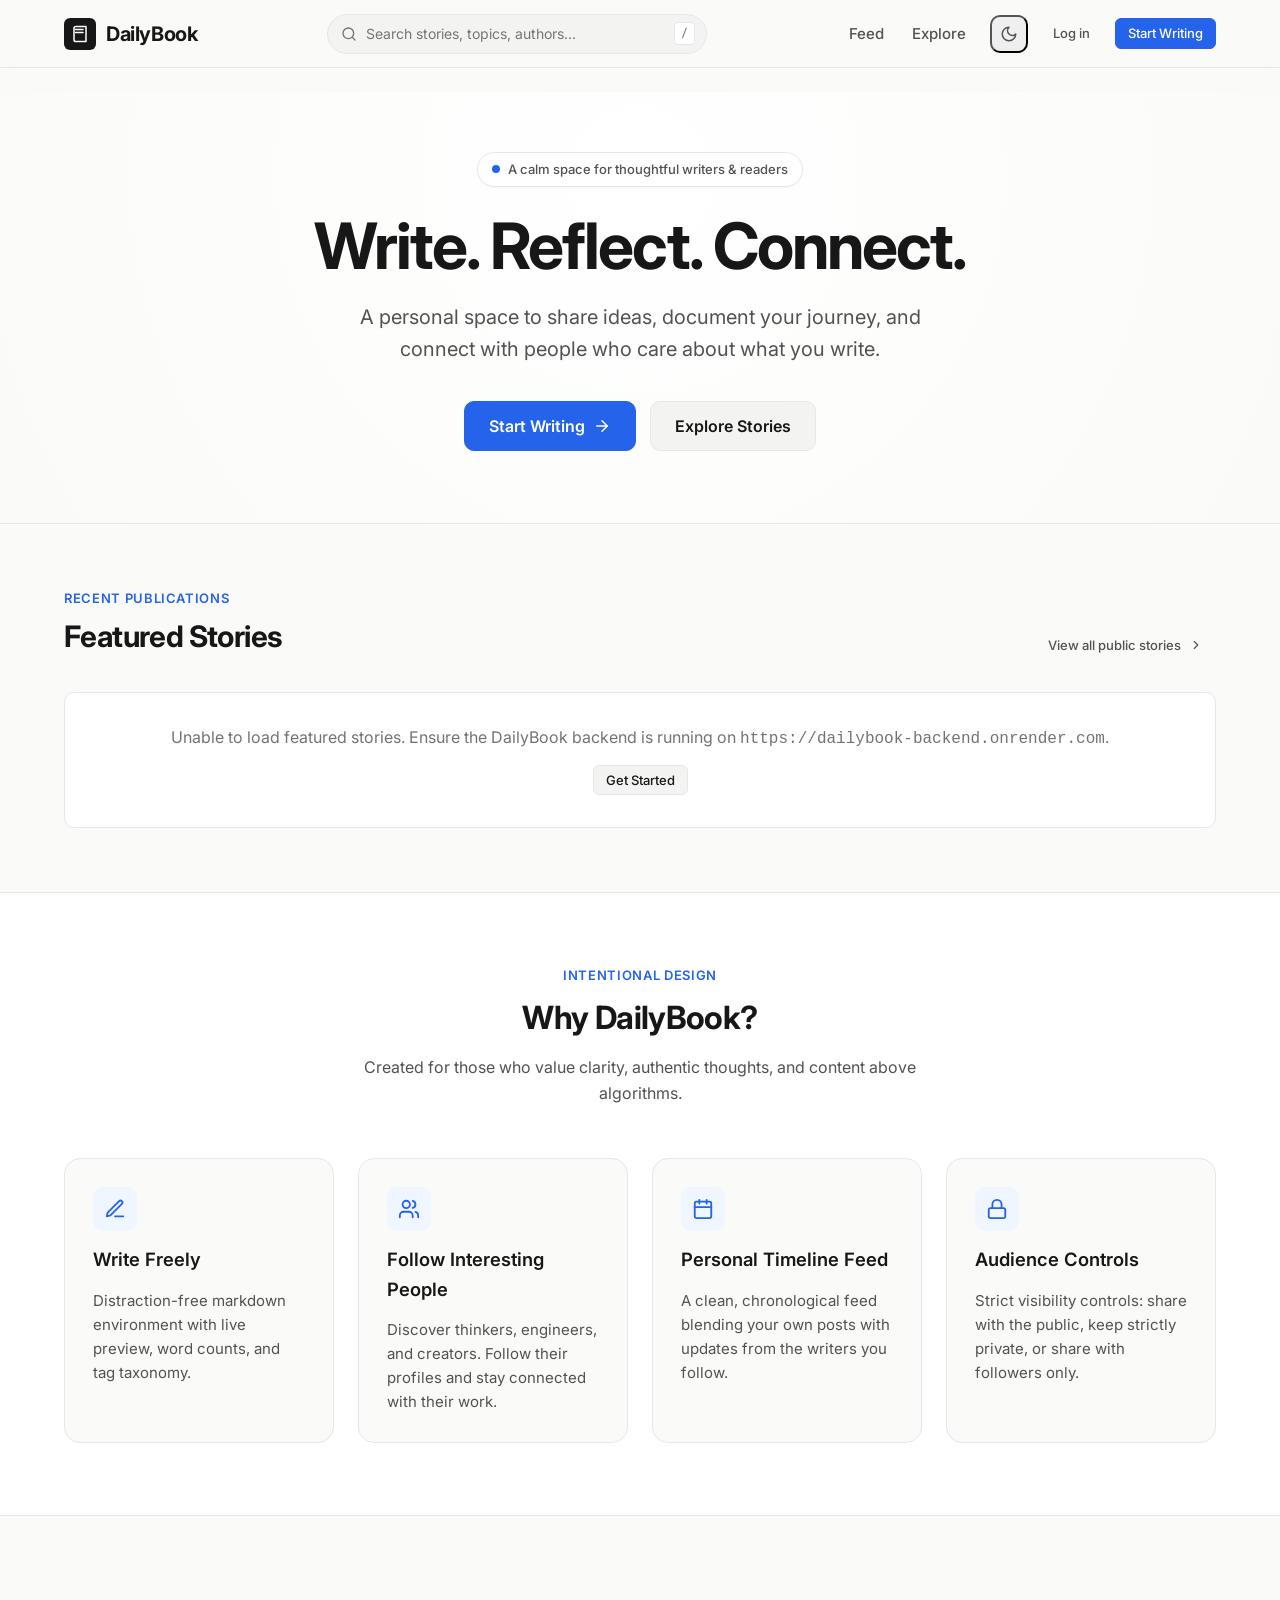
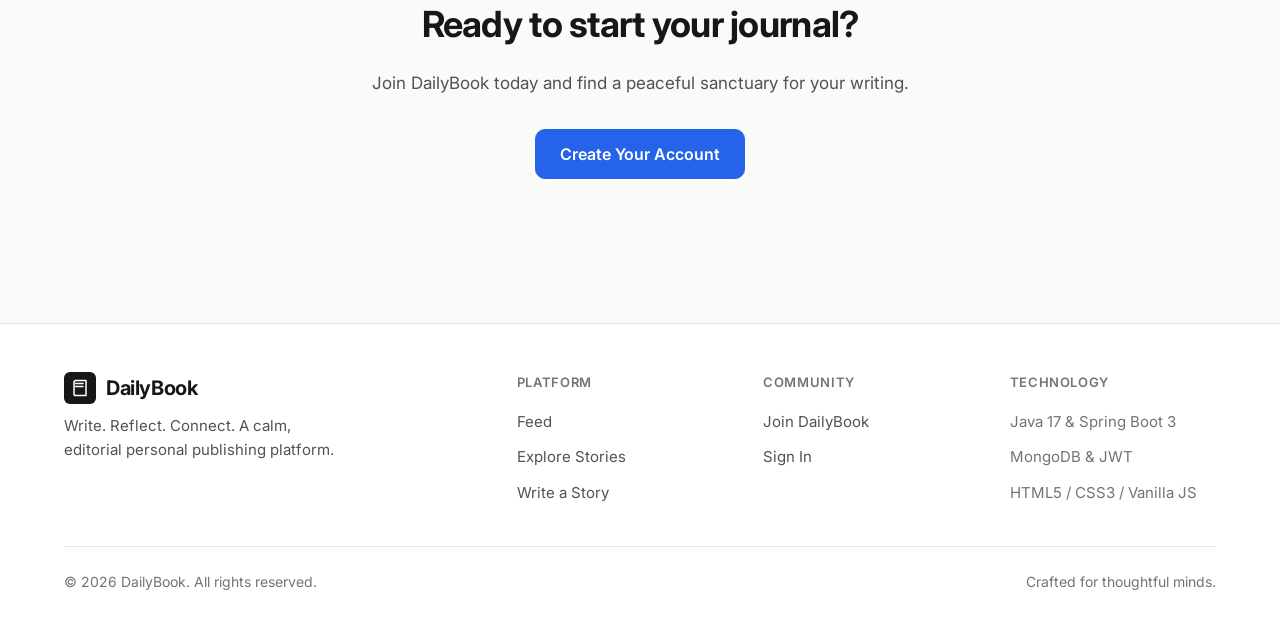
<file: frontend/index.html>
<!DOCTYPE html>
<html lang="en">
<head>
  <meta charset="UTF-8">
  <meta name="viewport" content="width=device-width, initial-scale=1.0">
  <title>DailyBook — Write. Reflect. Connect.</title>
  <meta name="description" content="A calm, modern editorial publishing platform to share ideas, document your journey, and connect with thoughtful readers.">
  <link rel="icon" type="image/svg+xml" href="assets/logo.svg">
  <link rel="stylesheet" href="css/style.css">
  <link rel="stylesheet" href="css/components.css">
  <link rel="stylesheet" href="css/responsive.css">
</head>
<body>
  <div class="site-wrapper">
    <!-- Header / Navigation Bar -->
    <header class="site-header"></header>

    <!-- Main Content -->
    <main class="main-content">
      <!-- Hero Section -->
      <section style="padding: 60px 0 72px; text-align: center; border-bottom: 1px solid var(--border-color); background: radial-gradient(circle at 50% 20%, var(--bg-surface), var(--bg-primary));">
        <div class="container" style="max-width: 820px;">
          <div style="display: inline-flex; align-items: center; gap: 8px; padding: 6px 14px; background: var(--bg-surface); border: 1px solid var(--border-color); border-radius: var(--radius-full); font-size: 0.8125rem; font-weight: 500; color: var(--text-secondary); margin-bottom: 24px; box-shadow: var(--shadow-xs);">
            <span style="display: inline-block; width: 8px; height: 8px; border-radius: 50%; background: var(--accent);"></span>
            <span>A calm space for thoughtful writers & readers</span>
          </div>

          <h1 class="hero-headline" style="font-size: clamp(2.5rem, 5.5vw, 4rem); font-weight: 700; line-height: 1.1; letter-spacing: -0.03em; color: var(--text-primary); margin-bottom: 20px;">
            Write. Reflect. Connect.
          </h1>

          <p style="font-size: clamp(1.0625rem, 2vw, 1.25rem); line-height: 1.6; color: var(--text-secondary); max-width: 640px; margin: 0 auto 36px;">
            A personal space to share ideas, document your journey, and connect with people who care about what you write.
          </p>

          <div class="hero-cta-group" style="display: flex; align-items: center; justify-content: center; gap: 14px;">
            <a href="create-post.html" class="btn btn-primary btn-lg" id="hero-start-btn">
              <span>Start Writing</span>
              <svg width="18" height="18" viewBox="0 0 24 24" fill="none" stroke="currentColor" stroke-width="2" stroke-linecap="round" stroke-linejoin="round"><path d="M5 12h14"/><path d="m12 5 7 7-7 7"/></svg>
            </a>
            <a href="#featured-stories" class="btn btn-secondary btn-lg">
              Explore Stories
            </a>
          </div>
        </div>
      </section>

      <!-- Featured Stories Section -->
      <section id="featured-stories" style="padding: 64px 0;">
        <div class="container">
          <div style="display: flex; align-items: flex-end; justify-content: space-between; margin-bottom: 32px;">
            <div>
              <div style="font-size: 0.8125rem; font-weight: 600; text-transform: uppercase; letter-spacing: 0.05em; color: var(--accent); margin-bottom: 4px;">Recent Publications</div>
              <h2 style="font-size: 1.85rem; font-weight: 700; letter-spacing: -0.02em; color: var(--text-primary);">Featured Stories</h2>
            </div>
            <a href="search.html" class="btn btn-ghost btn-sm">
              <span>View all public stories</span>
              <svg width="14" height="14" viewBox="0 0 24 24" fill="none" stroke="currentColor" stroke-width="2" stroke-linecap="round" stroke-linejoin="round"><path d="m9 18 6-6-6-6"/></svg>
            </a>
          </div>

          <!-- Stories Container (populated via API) -->
          <div id="landing-posts-container" style="display: grid; grid-template-columns: repeat(auto-fill, minmax(340px, 1fr)); gap: 24px;">
            <!-- Skeletons rendered initially -->
          </div>
        </div>
      </section>

      <!-- Why DailyBook? Feature Pillars -->
      <section style="padding: 72px 0; background: var(--bg-surface); border-top: 1px solid var(--border-color); border-bottom: 1px solid var(--border-color);">
        <div class="container">
          <div style="text-align: center; max-width: 600px; margin: 0 auto 52px;">
            <div style="font-size: 0.8125rem; font-weight: 600; text-transform: uppercase; letter-spacing: 0.05em; color: var(--accent); margin-bottom: 6px;">Intentional Design</div>
            <h2 style="font-size: 2rem; font-weight: 700; letter-spacing: -0.02em; color: var(--text-primary); margin-bottom: 12px;">Why DailyBook?</h2>
            <p style="color: var(--text-secondary); font-size: 1rem;">Created for those who value clarity, authentic thoughts, and content above algorithms.</p>
          </div>

          <div class="features-grid" style="display: grid; grid-template-columns: repeat(4, 1fr); gap: 24px;">
            <!-- Feature 1 -->
            <div style="padding: 28px; background: var(--bg-primary); border: 1px solid var(--border-color); border-radius: var(--radius-lg); display: flex; flex-direction: column; gap: 14px;">
              <div style="width: 44px; height: 44px; border-radius: var(--radius-md); background: var(--accent-subtle); color: var(--accent); display: flex; align-items: center; justify-content: center;">
                <svg width="22" height="22" viewBox="0 0 24 24" fill="none" stroke="currentColor" stroke-width="2" stroke-linecap="round" stroke-linejoin="round"><path d="M12 20h9"/><path d="M16.5 3.5a2.12 2.12 0 0 1 3 3L7 19l-4 1 1-4Z"/></svg>
              </div>
              <h3 style="font-size: 1.15rem; font-weight: 600; color: var(--text-primary);">Write Freely</h3>
              <p style="font-size: 0.9375rem; color: var(--text-secondary); line-height: 1.6;">
                Distraction-free markdown environment with live preview, word counts, and tag taxonomy.
              </p>
            </div>

            <!-- Feature 2 -->
            <div style="padding: 28px; background: var(--bg-primary); border: 1px solid var(--border-color); border-radius: var(--radius-lg); display: flex; flex-direction: column; gap: 14px;">
              <div style="width: 44px; height: 44px; border-radius: var(--radius-md); background: var(--accent-subtle); color: var(--accent); display: flex; align-items: center; justify-content: center;">
                <svg width="22" height="22" viewBox="0 0 24 24" fill="none" stroke="currentColor" stroke-width="2" stroke-linecap="round" stroke-linejoin="round"><path d="M16 21v-2a4 4 0 0 0-4-4H6a4 4 0 0 0-4 4v2"/><circle cx="9" cy="7" r="4"/><path d="M22 21v-2a4 4 0 0 0-3-3.87"/><path d="M16 3.13a4 4 0 0 1 0 7.75"/></svg>
              </div>
              <h3 style="font-size: 1.15rem; font-weight: 600; color: var(--text-primary);">Follow Interesting People</h3>
              <p style="font-size: 0.9375rem; color: var(--text-secondary); line-height: 1.6;">
                Discover thinkers, engineers, and creators. Follow their profiles and stay connected with their work.
              </p>
            </div>

            <!-- Feature 3 -->
            <div style="padding: 28px; background: var(--bg-primary); border: 1px solid var(--border-color); border-radius: var(--radius-lg); display: flex; flex-direction: column; gap: 14px;">
              <div style="width: 44px; height: 44px; border-radius: var(--radius-md); background: var(--accent-subtle); color: var(--accent); display: flex; align-items: center; justify-content: center;">
                <svg width="22" height="22" viewBox="0 0 24 24" fill="none" stroke="currentColor" stroke-width="2" stroke-linecap="round" stroke-linejoin="round"><path d="M8 2v4"/><path d="M16 2v4"/><rect width="18" height="18" x="3" y="4" rx="2"/><path d="M3 10h18"/></svg>
              </div>
              <h3 style="font-size: 1.15rem; font-weight: 600; color: var(--text-primary);">Personal Timeline Feed</h3>
              <p style="font-size: 0.9375rem; color: var(--text-secondary); line-height: 1.6;">
                A clean, chronological feed blending your own posts with updates from the writers you follow.
              </p>
            </div>

            <!-- Feature 4 -->
            <div style="padding: 28px; background: var(--bg-primary); border: 1px solid var(--border-color); border-radius: var(--radius-lg); display: flex; flex-direction: column; gap: 14px;">
              <div style="width: 44px; height: 44px; border-radius: var(--radius-md); background: var(--accent-subtle); color: var(--accent); display: flex; align-items: center; justify-content: center;">
                <svg width="22" height="22" viewBox="0 0 24 24" fill="none" stroke="currentColor" stroke-width="2" stroke-linecap="round" stroke-linejoin="round"><rect width="18" height="11" x="3" y="11" rx="2" ry="2"/><path d="M7 11V7a5 5 0 0 1 10 0v4"/></svg>
              </div>
              <h3 style="font-size: 1.15rem; font-weight: 600; color: var(--text-primary);">Audience Controls</h3>
              <p style="font-size: 0.9375rem; color: var(--text-secondary); line-height: 1.6;">
                Strict visibility controls: share with the public, keep strictly private, or share with followers only.
              </p>
            </div>
          </div>
        </div>
      </section>

      <!-- Final Call to Action -->
      <section style="padding: 80px 0; text-align: center;">
        <div class="container" style="max-width: 680px;">
          <h2 style="font-size: 2.25rem; font-weight: 700; letter-spacing: -0.02em; color: var(--text-primary); margin-bottom: 16px;">
            Ready to start your journal?
          </h2>
          <p style="color: var(--text-secondary); font-size: 1.0625rem; line-height: 1.6; margin-bottom: 32px;">
            Join DailyBook today and find a peaceful sanctuary for your writing.
          </p>
          <a href="register.html" class="btn btn-primary btn-lg">
            Create Your Account
          </a>
        </div>
      </section>
    </main>

    <!-- Footer -->
    <footer class="site-footer"></footer>
  </div>

  <script src="js/config.js"></script>
  <script src="js/api.js"></script>
  <script src="js/auth.js"></script>
  <script src="js/app.js"></script>
  <script>
    document.addEventListener('DOMContentLoaded', async () => {
      App.renderHeader('home');
      App.renderFooter();

      // Customize CTA button if user is already logged in
      const heroBtn = document.getElementById('hero-start-btn');
      if (Auth.isAuthenticated() && heroBtn) {
        heroBtn.href = 'create-post.html';
        heroBtn.querySelector('span').textContent = 'Write a Story';
      }

      // Fetch Real Featured Stories
      const container = document.getElementById('landing-posts-container');
      container.innerHTML = App.renderSkeletons(3);

      try {
        const response = await API.getPublicPosts(0, 6);
        const posts = response && response.content ? response.content : [];

        if (posts.length === 0) {
          container.innerHTML = `
            <div style="grid-column: 1 / -1;" class="empty-state">
              <div class="empty-state-icon">
                <svg width="24" height="24" viewBox="0 0 24 24" fill="none" stroke="currentColor" stroke-width="2" stroke-linecap="round" stroke-linejoin="round"><path d="M4 19.5v-15A2.5 2.5 0 0 1 6.5 2H20v20H6.5a2.5 2.5 0 0 1-2.5-2.5Z"/></svg>
              </div>
              <h3 class="empty-state-title">No stories published yet</h3>
              <p class="empty-state-desc">Be the very first writer to share your insights with the community!</p>
              <a href="create-post.html" class="btn btn-primary">Write First Story</a>
            </div>
          `;
          return;
        }

        container.innerHTML = posts.map(post => App.renderPostCard(post)).join('');
      } catch (err) {
        console.error('Failed to fetch public posts for landing page:', err);
        container.innerHTML = `
          <div style="grid-column: 1 / -1; padding: 32px; text-align: center; background: var(--bg-surface); border: 1px solid var(--border-color); border-radius: var(--radius-md);">
            <p style="color: var(--text-muted); margin-bottom: 12px;">Unable to load featured stories. Ensure the DailyBook backend is running on <code>${CONFIG.API_BASE_URL}</code>.</p>
            <a href="register.html" class="btn btn-secondary btn-sm">Get Started</a>
          </div>
        `;
      }
    });
  </script>
</body>
</html>
</file>
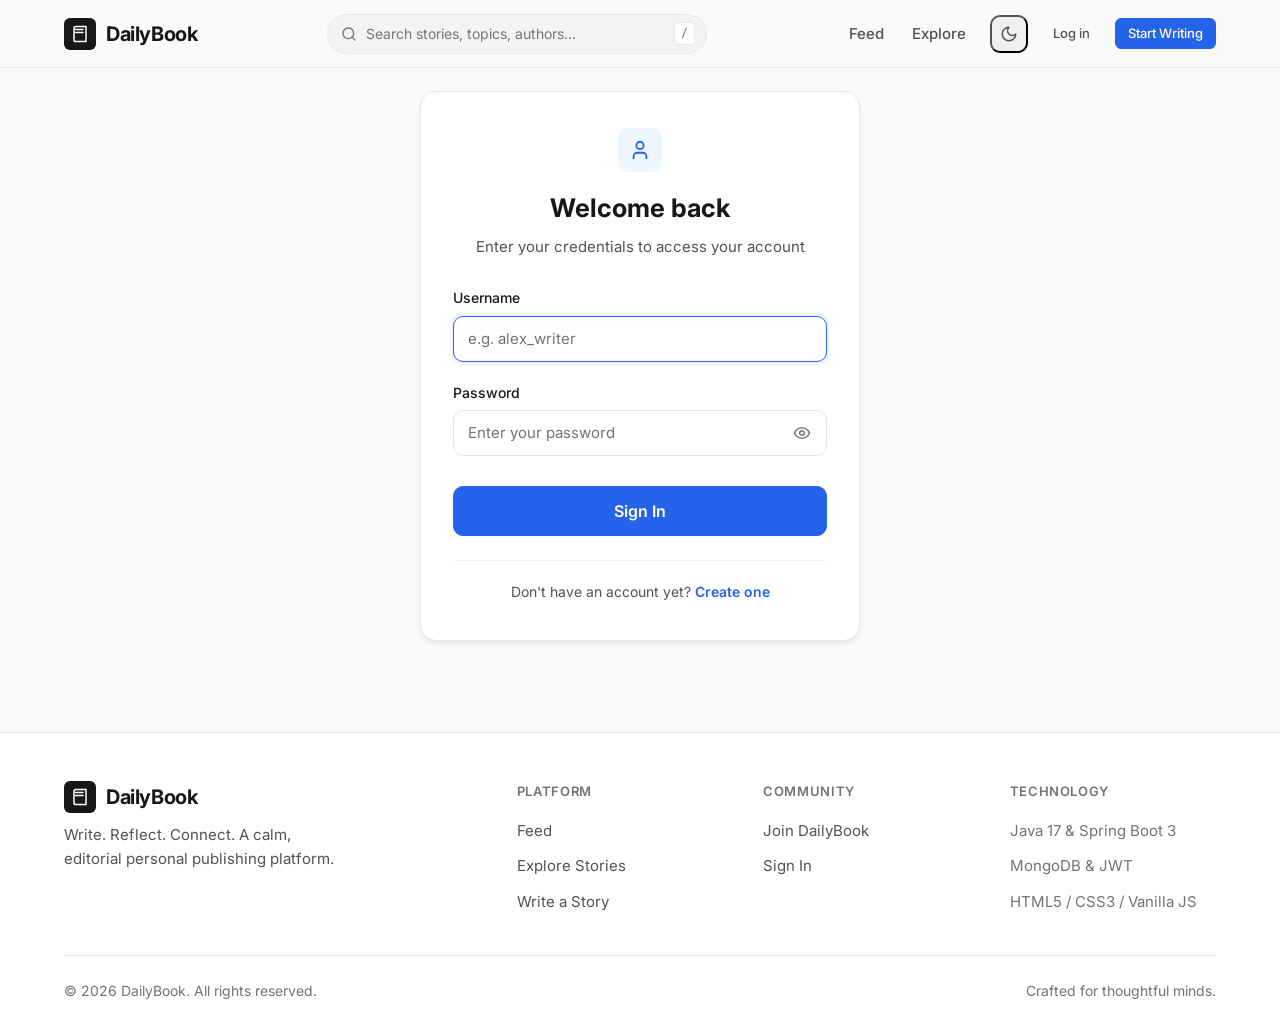
<file: frontend/create-post.html>
<!DOCTYPE html>
<html lang="en">
<head>
  <meta charset="UTF-8">
  <meta name="viewport" content="width=device-width, initial-scale=1.0">
  <title>Write a Story — DailyBook</title>
  <link rel="icon" type="image/svg+xml" href="assets/logo.svg">
  <link rel="stylesheet" href="css/style.css">
  <link rel="stylesheet" href="css/components.css">
  <link rel="stylesheet" href="css/responsive.css">
</head>
<body>
  <div class="site-wrapper">
    <header class="site-header"></header>

    <main class="main-content">
      <div class="container" style="max-width: 860px;">
        
        <!-- Header -->
        <div style="display: flex; align-items: center; justify-content: space-between; margin-bottom: 28px;">
          <div>
            <h1 id="editor-page-title" style="font-size: 1.85rem; font-weight: 700; letter-spacing: -0.02em; color: var(--text-primary); margin-bottom: 4px;">
              Create a new story
            </h1>
            <p style="font-size: 0.9375rem; color: var(--text-secondary);">Write your thoughts, format with markdown, and choose your audience.</p>
          </div>
          <button type="button" class="btn btn-ghost btn-sm" id="editor-cancel-btn">
            Cancel
          </button>
        </div>

        <!-- Form -->
        <form id="editor-form" style="background: var(--bg-surface); border: 1px solid var(--border-color); border-radius: var(--radius-lg); padding: 32px; box-shadow: var(--shadow-sm);">
          
          <!-- Story Title -->
          <div class="form-group">
            <div style="display: flex; justify-content: space-between; align-items: center;">
              <label for="post-title" class="form-label">Story Title</label>
              <span id="title-char-count" class="form-hint">0/100</span>
            </div>
            <input 
              type="text" 
              id="post-title" 
              name="title" 
              class="form-input" 
              placeholder="Give your story a clear, compelling title..." 
              style="font-size: 1.15rem; font-weight: 600; padding: 12px 16px;"
              required 
              minlength="3" 
              maxlength="100" 
              autofocus
            />
          </div>

          <!-- Tags -->
          <div class="form-group">
            <label for="post-tags" class="form-label">Tags</label>
            <input 
              type="text" 
              id="post-tags" 
              name="tags" 
              class="form-input" 
              placeholder="e.g. technology, reflections, architecture (comma separated)"
            />
            <span class="form-hint">Add keywords to help others discover your story in search.</span>
          </div>

          <!-- Visibility Control Selector -->
          <div class="form-group">
            <label class="form-label">Audience Visibility</label>
            <div class="visibility-grid">
              <!-- Public -->
              <div class="visibility-card selected" data-value="PUBLIC">
                <div class="visibility-title">
                  <svg width="18" height="18" viewBox="0 0 24 24" fill="none" stroke="currentColor" stroke-width="2" stroke-linecap="round" stroke-linejoin="round"><circle cx="12" cy="12" r="10"/><line x1="2" y1="12" x2="22" y2="12"/><path d="M12 2a15.3 15.3 0 0 1 4 10 15.3 15.3 0 0 1-4 10 15.3 15.3 0 0 1-4-10 15.3 15.3 0 0 1 4-10z"/></svg>
                  <span>Public</span>
                </div>
                <div class="visibility-desc">Anyone on the web can read this story.</div>
              </div>

              <!-- Followers Only -->
              <div class="visibility-card" data-value="FOLLOWERS_ONLY">
                <div class="visibility-title">
                  <svg width="18" height="18" viewBox="0 0 24 24" fill="none" stroke="currentColor" stroke-width="2" stroke-linecap="round" stroke-linejoin="round"><path d="M16 21v-2a4 4 0 0 0-4-4H6a4 4 0 0 0-4 4v2"/><circle cx="9" cy="7" r="4"/><path d="M22 21v-2a4 4 0 0 0-3-3.87"/><path d="M16 3.13a4 4 0 0 1 0 7.75"/></svg>
                  <span>Followers Only</span>
                </div>
                <div class="visibility-desc">Only you and writers who follow you can read this.</div>
              </div>

              <!-- Private -->
              <div class="visibility-card" data-value="PRIVATE">
                <div class="visibility-title">
                  <svg width="18" height="18" viewBox="0 0 24 24" fill="none" stroke="currentColor" stroke-width="2" stroke-linecap="round" stroke-linejoin="round"><rect width="18" height="11" x="3" y="11" rx="2" ry="2"/><path d="M7 11V7a5 5 0 0 1 10 0v4"/></svg>
                  <span>Private</span>
                </div>
                <div class="visibility-desc">Only you can read this personal journal entry.</div>
              </div>
            </div>
          </div>

          <!-- Content Header Tabs & Toolbar -->
          <div style="margin-top: 28px;">
            <div style="display: flex; align-items: center; justify-content: space-between; border-bottom: 1px solid var(--border-color); padding-bottom: 8px; margin-bottom: 12px;">
              <!-- Tabs -->
              <div style="display: flex; gap: 8px;">
                <button type="button" class="tab-btn active" id="tab-write-btn" style="padding: 6px 12px; font-size: 0.875rem;">Write</button>
                <button type="button" class="tab-btn" id="tab-preview-btn" style="padding: 6px 12px; font-size: 0.875rem;">Preview</button>
              </div>

              <!-- Content Word/Char Metrics -->
              <div style="display: flex; gap: 12px; font-size: 0.8125rem; color: var(--text-muted);">
                <span id="word-count-badge">0 words</span>
                <span>&middot;</span>
                <span id="char-count-badge">0 chars</span>
                <span>&middot;</span>
                <span id="reading-time-badge">1 min read</span>
              </div>
            </div>

            <!-- Toolbar Buttons -->
            <div id="editor-write-toolbar" style="display: flex; align-items: center; flex-wrap: wrap; gap: 4px; padding: 6px 8px; background: var(--bg-secondary); border: 1px solid var(--border-color); border-bottom: none; border-radius: var(--radius-md) var(--radius-md) 0 0;">
              <button type="button" class="btn btn-ghost btn-sm" id="tool-bold" title="Bold" style="padding: 4px 8px; font-weight: 700;">B</button>
              <button type="button" class="btn btn-ghost btn-sm" id="tool-italic" title="Italic" style="padding: 4px 8px; font-style: italic;">I</button>
              <button type="button" class="btn btn-ghost btn-sm" id="tool-heading" title="Heading" style="padding: 4px 8px;">H2</button>
              <button type="button" class="btn btn-ghost btn-sm" id="tool-quote" title="Quote" style="padding: 4px 8px;">&ldquo;</button>
              <button type="button" class="btn btn-ghost btn-sm" id="tool-code" title="Inline code" style="padding: 4px 8px; font-family: var(--font-mono);">&lt;/&gt;</button>
              <button type="button" class="btn btn-ghost btn-sm" id="tool-codeblock" title="Code block" style="padding: 4px 8px; font-family: var(--font-mono);">```</button>
              <button type="button" class="btn btn-ghost btn-sm" id="tool-list" title="Bullet list" style="padding: 4px 8px;">&bull; List</button>
              <button type="button" class="btn btn-ghost btn-sm" id="tool-link" title="Insert link" style="padding: 4px 8px;">Link</button>
            </div>

            <!-- Write Pane -->
            <div id="editor-write-pane">
              <textarea 
                id="post-content" 
                name="content" 
                class="form-textarea" 
                placeholder="Share your thoughts, story, or findings... Markdown formatting is fully supported." 
                style="min-height: 380px; border-radius: 0 0 var(--radius-md) var(--radius-md); font-family: var(--font-sans); font-size: 1rem; line-height: 1.7;"
                required 
                minlength="10"
              ></textarea>
            </div>

            <!-- Preview Pane -->
            <div id="editor-preview-pane" style="display: none; min-height: 380px; padding: 24px; background: var(--bg-surface); border: 1px solid var(--border-color); border-radius: 0 0 var(--radius-md) var(--radius-md);">
              <div id="editor-preview-content" class="article-content" style="max-width: 100%;"></div>
            </div>
          </div>

          <!-- Bottom Actions -->
          <div style="display: flex; align-items: center; justify-content: flex-end; gap: 14px; margin-top: 32px; padding-top: 20px; border-top: 1px solid var(--border-light);">
            <a href="feed.html" class="btn btn-secondary">Discard</a>
            <button type="submit" class="btn btn-primary btn-lg" id="editor-submit-btn">
              <span id="editor-submit-btn-text">Publish Story</span>
            </button>
          </div>
        </form>

      </div>
    </main>

    <footer class="site-footer"></footer>
  </div>

  <script src="js/config.js"></script>
  <script src="js/api.js"></script>
  <script src="js/auth.js"></script>
  <script src="js/app.js"></script>
  <script src="js/create-post.js"></script>
  <script>
    document.addEventListener('DOMContentLoaded', () => {
      App.renderHeader('write');
      App.renderFooter();
      storyEditorController.init();
    });
  </script>
</body>
</html>
</file>
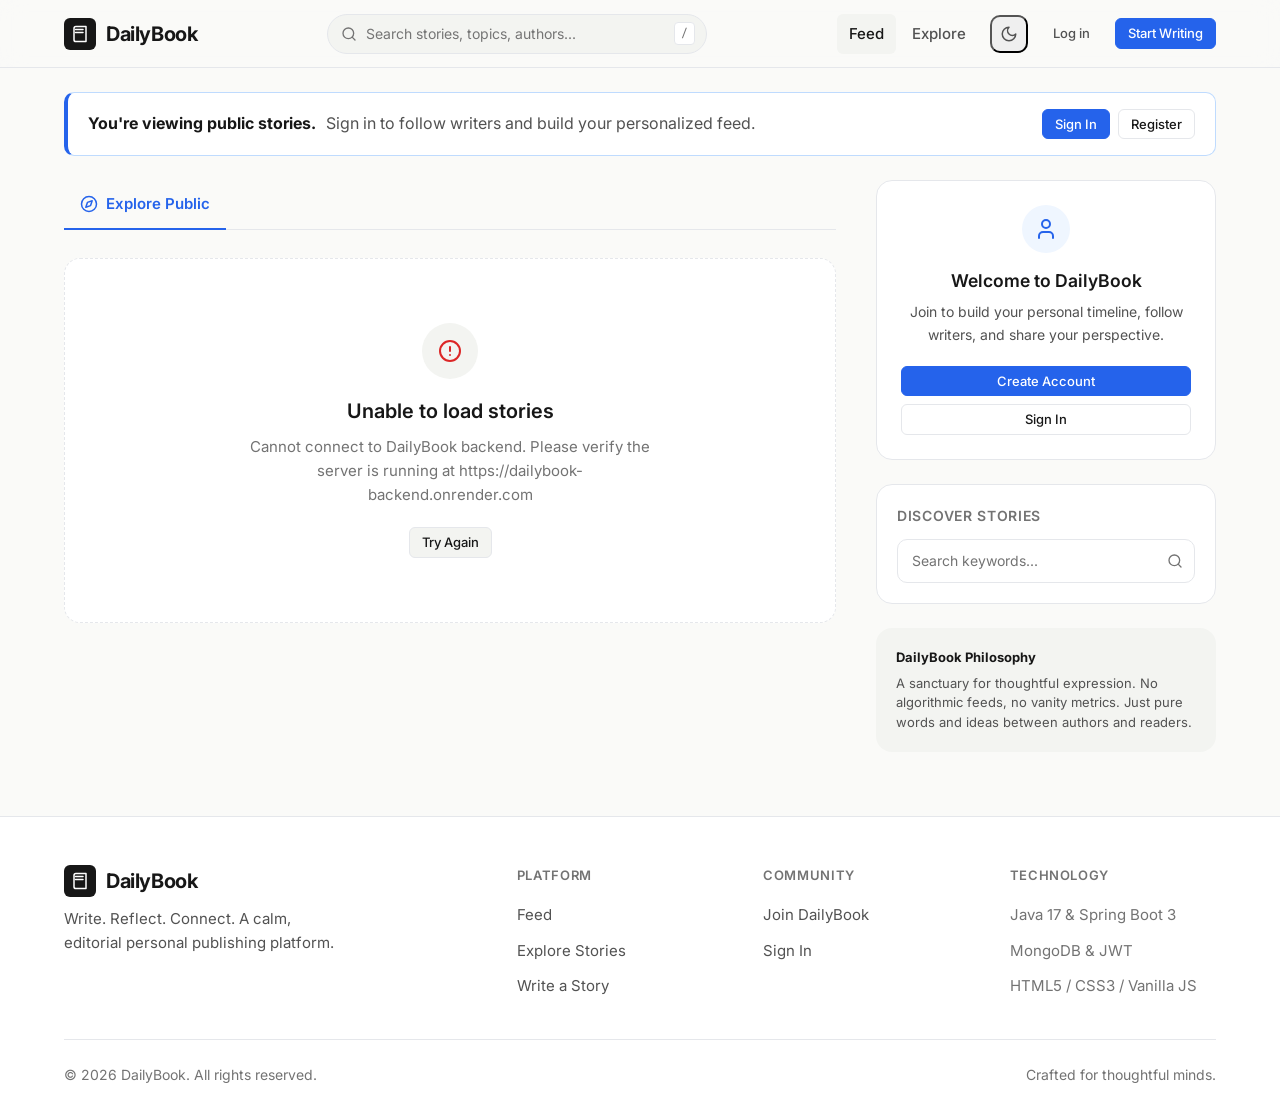
<file: frontend/feed.html>
<!DOCTYPE html>
<html lang="en">
<head>
  <meta charset="UTF-8">
  <meta name="viewport" content="width=device-width, initial-scale=1.0">
  <title>Feed — DailyBook</title>
  <link rel="icon" type="image/svg+xml" href="assets/logo.svg">
  <link rel="stylesheet" href="css/style.css">
  <link rel="stylesheet" href="css/components.css">
  <link rel="stylesheet" href="css/responsive.css">
</head>
<body>
  <div class="site-wrapper">
    <header class="site-header"></header>

    <main class="main-content">
      <div class="container">

        <!-- Guest Notice Banner (visible if viewing without being logged in) -->
        <div id="guest-feed-banner" style="display: none; background: var(--bg-surface); border: 1px solid var(--accent-border); border-left: 4px solid var(--accent); padding: 16px 20px; border-radius: var(--radius-md); margin-bottom: 24px;">
          <div style="display: flex; align-items: center; justify-content: space-between; flex-wrap: gap; gap: 12px;">
            <div>
              <strong style="color: var(--text-primary);">You're viewing public stories.</strong>
              <span style="color: var(--text-secondary); margin-left: 6px;">Sign in to follow writers and build your personalized feed.</span>
            </div>
            <div style="display: flex; gap: 8px;">
              <a href="login.html?redirect=feed.html" class="btn btn-primary btn-sm">Sign In</a>
              <a href="register.html" class="btn btn-outline btn-sm">Register</a>
            </div>
          </div>
        </div>

        <!-- 70/30 Feed Layout -->
        <div class="feed-layout" style="display: grid; grid-template-columns: 1fr 340px; gap: 40px; align-items: start;">
          
          <!-- Main Content Column (~70%) -->
          <div class="feed-main-stream">
            <!-- Tabs / Mode Bar -->
            <div class="tabs-nav" style="margin-bottom: 28px;">
              <button class="tab-btn active" id="tab-feed-btn">
                <svg width="18" height="18" viewBox="0 0 24 24" fill="none" stroke="currentColor" stroke-width="2" stroke-linecap="round" stroke-linejoin="round"><path d="M4 19.5v-15A2.5 2.5 0 0 1 6.5 2H20v20H6.5a2.5 2.5 0 0 1-2.5-2.5Z"/><path d="M6 6h10"/></svg>
                Your Timeline
              </button>
              <button class="tab-btn" id="tab-explore-btn">
                <svg width="18" height="18" viewBox="0 0 24 24" fill="none" stroke="currentColor" stroke-width="2" stroke-linecap="round" stroke-linejoin="round"><circle cx="12" cy="12" r="10"/><polygon points="16.24 7.76 14.12 14.12 7.76 16.24 9.88 9.88 16.24 7.76"/></svg>
                Explore Public
              </button>
            </div>

            <!-- Feed Post List Container -->
            <div id="feed-posts-container">
              <!-- Skeletons rendered by feed.js -->
            </div>

            <!-- Feed Pagination -->
            <div id="feed-pagination"></div>
          </div>

          <!-- Sidebar Column (~30%) -->
          <aside class="feed-sidebar" style="position: sticky; top: calc(var(--nav-height) + 24px); display: flex; flex-direction: column; gap: 24px;">
            <!-- User Mini Profile / Welcome Card -->
            <div id="feed-sidebar-profile"></div>

            <!-- Search Quick Card -->
            <div style="background: var(--bg-surface); border: 1px solid var(--border-color); border-radius: var(--radius-lg); padding: 20px;">
              <h4 style="font-size: 0.875rem; font-weight: 600; text-transform: uppercase; letter-spacing: 0.05em; color: var(--text-muted); margin-bottom: 12px;">Discover Stories</h4>
              <div style="position: relative;">
                <input 
                  type="text" 
                  id="sidebar-search-input" 
                  class="form-input" 
                  placeholder="Search keywords..." 
                  style="font-size: 0.875rem; padding-right: 36px;"
                />
                <button 
                  id="sidebar-search-btn" 
                  style="position: absolute; right: 8px; top: 50%; transform: translateY(-50%); background: none; border: none; color: var(--text-muted); cursor: pointer; padding: 4px;"
                  aria-label="Search"
                >
                  <svg width="16" height="16" viewBox="0 0 24 24" fill="none" stroke="currentColor" stroke-width="2" stroke-linecap="round" stroke-linejoin="round"><circle cx="11" cy="11" r="8"/><path d="m21 21-4.3-4.3"/></svg>
                </button>
              </div>
            </div>

            <!-- Philosophy Mini Card -->
            <div style="background: var(--bg-secondary); border-radius: var(--radius-lg); padding: 20px; font-size: 0.8125rem; color: var(--text-secondary); line-height: 1.5;">
              <strong style="color: var(--text-primary); display: block; margin-bottom: 6px;">DailyBook Philosophy</strong>
              A sanctuary for thoughtful expression. No algorithmic feeds, no vanity metrics. Just pure words and ideas between authors and readers.
            </div>
          </aside>

        </div>
      </div>
    </main>

    <footer class="site-footer"></footer>
  </div>

  <script src="js/config.js"></script>
  <script src="js/api.js"></script>
  <script src="js/auth.js"></script>
  <script src="js/app.js"></script>
  <script src="js/feed.js"></script>
  <script>
    document.addEventListener('DOMContentLoaded', () => {
      App.renderHeader('feed');
      App.renderFooter();
      feedController.init();

      // Sidebar quick search
      const sideInput = document.getElementById('sidebar-search-input');
      const sideBtn = document.getElementById('sidebar-search-btn');
      const doSearch = () => {
        if (sideInput && sideInput.value.trim()) {
          window.location.href = `search.html?q=${encodeURIComponent(sideInput.value.trim())}`;
        }
      };
      if (sideBtn) sideBtn.addEventListener('click', doSearch);
      if (sideInput) sideInput.addEventListener('keydown', (e) => { if (e.key === 'Enter') doSearch(); });
    });
  </script>
</body>
</html>
</file>
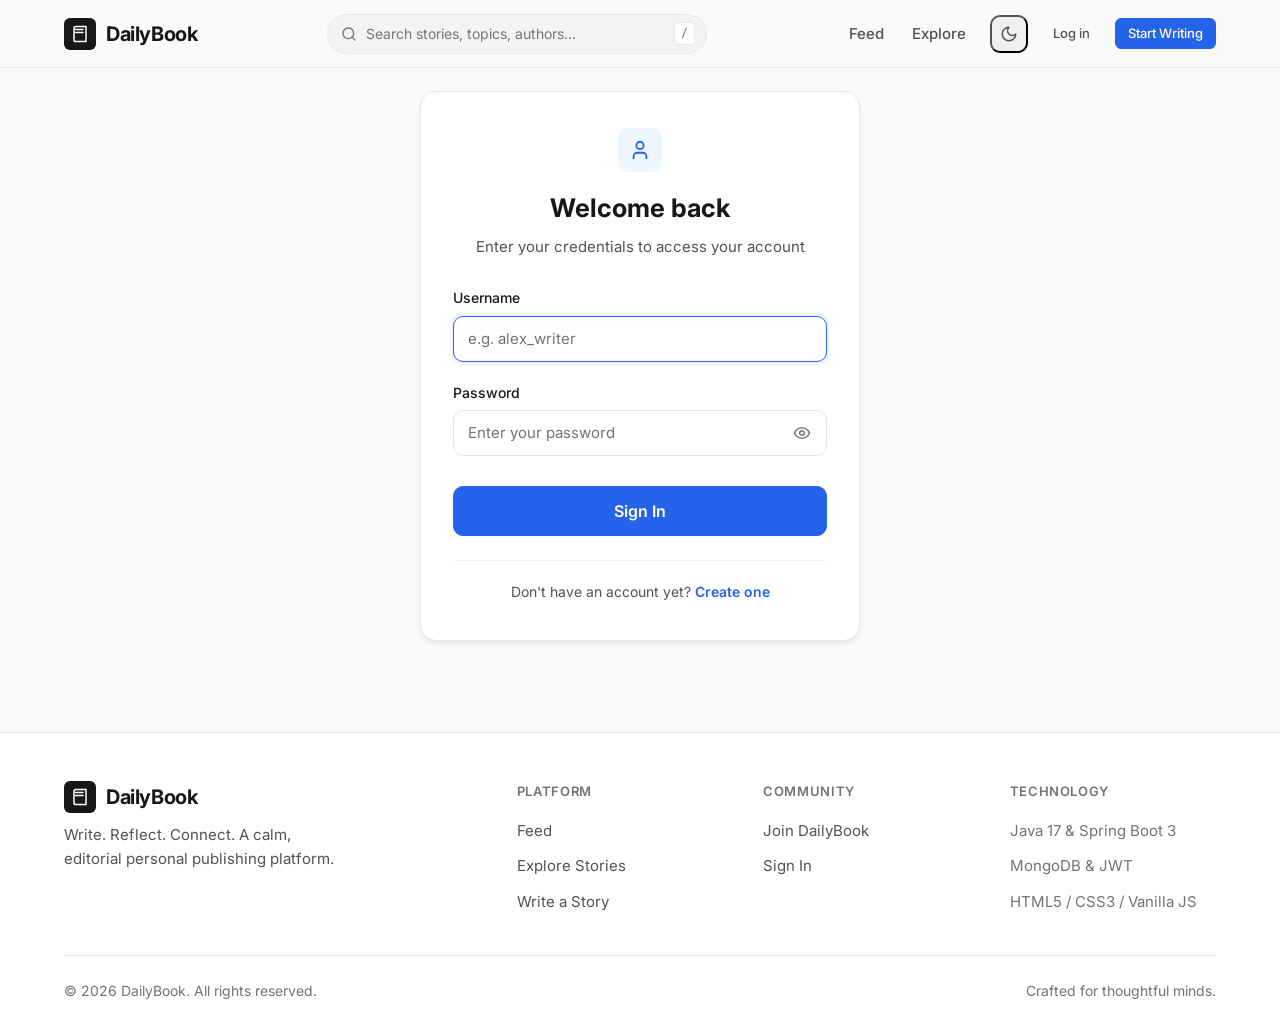
<file: frontend/login.html>
<!DOCTYPE html>
<html lang="en">
<head>
  <meta charset="UTF-8">
  <meta name="viewport" content="width=device-width, initial-scale=1.0">
  <title>Sign In — DailyBook</title>
  <link rel="icon" type="image/svg+xml" href="assets/logo.svg">
  <link rel="stylesheet" href="css/style.css">
  <link rel="stylesheet" href="css/components.css">
  <link rel="stylesheet" href="css/responsive.css">
</head>
<body style="background: var(--bg-primary);">
  <div class="site-wrapper">
    <header class="site-header"></header>

    <main class="main-content" style="display: flex; align-items: center; justify-content: center; min-height: calc(100vh - var(--nav-height) - 100px); padding: 40px 16px;">
      <div class="auth-card" style="width: 100%; max-width: 440px; background: var(--bg-surface); border: 1px solid var(--border-color); border-radius: var(--radius-lg); padding: 36px 32px; box-shadow: var(--shadow-md);">
        
        <!-- Header -->
        <div style="text-align: center; margin-bottom: 28px;">
          <div style="display: inline-flex; align-items: center; justify-content: center; width: 44px; height: 44px; background: var(--accent-subtle); color: var(--accent); border-radius: var(--radius-md); margin-bottom: 16px;">
            <svg width="22" height="22" viewBox="0 0 24 24" fill="none" stroke="currentColor" stroke-width="2" stroke-linecap="round" stroke-linejoin="round">
              <path d="M19 21v-2a4 4 0 0 0-4-4H9a4 4 0 0 0-4 4v2"/><circle cx="12" cy="7" r="4"/>
            </svg>
          </div>
          <h1 style="font-size: 1.6rem; font-weight: 700; color: var(--text-primary); margin-bottom: 6px;">Welcome back</h1>
          <p style="font-size: 0.9375rem; color: var(--text-secondary);">Enter your credentials to access your account</p>
        </div>

        <!-- Alert Container -->
        <div id="login-alert" style="display: none; padding: 12px 14px; border-radius: var(--radius-md); margin-bottom: 20px; font-size: 0.875rem;"></div>

        <!-- Form -->
        <form id="login-form">
          <div class="form-group">
            <label for="username" class="form-label">Username</label>
            <input 
              type="text" 
              id="username" 
              name="username" 
              class="form-input" 
              placeholder="e.g. alex_writer" 
              required 
              autocomplete="username"
              autofocus
            />
          </div>

          <div class="form-group">
            <div style="display: flex; justify-content: space-between; align-items: center;">
              <label for="password" class="form-label">Password</label>
            </div>
            <div class="input-with-toggle">
              <input 
                type="password" 
                id="password" 
                name="password" 
                class="form-input" 
                placeholder="Enter your password" 
                required 
                autocomplete="current-password"
              />
              <button type="button" class="input-toggle-btn" id="toggle-password" aria-label="Toggle password visibility">
                <svg width="18" height="18" viewBox="0 0 24 24" fill="none" stroke="currentColor" stroke-width="2" stroke-linecap="round" stroke-linejoin="round"><path d="M2 12s3-7 10-7 10 7 10 7-3 7-10 7-10-7-10-7Z"/><circle cx="12" cy="12" r="3"/></svg>
              </button>
            </div>
          </div>

          <button type="submit" class="btn btn-primary btn-lg" id="login-submit-btn" style="width: 100%; margin-top: 10px;">
            <span class="btn-text">Sign In</span>
          </button>
        </form>

        <!-- Footer Link -->
        <div style="text-align: center; margin-top: 24px; padding-top: 20px; border-top: 1px solid var(--border-light); font-size: 0.875rem; color: var(--text-secondary);">
          Don't have an account yet? 
          <a href="register.html" style="color: var(--accent); font-weight: 600;">Create one</a>
        </div>
      </div>
    </main>

    <footer class="site-footer"></footer>
  </div>

  <script src="js/config.js"></script>
  <script src="js/api.js"></script>
  <script src="js/auth.js"></script>
  <script src="js/app.js"></script>
  <script>
    document.addEventListener('DOMContentLoaded', () => {
      // Route guard: if logged in, send to feed
      Auth.requireGuest('feed.html');

      App.renderHeader();
      App.renderFooter();

      // Password visibility toggle
      const pwdInput = document.getElementById('password');
      const toggleBtn = document.getElementById('toggle-password');
      toggleBtn.addEventListener('click', () => {
        const isPassword = pwdInput.type === 'password';
        pwdInput.type = isPassword ? 'text' : 'password';
        toggleBtn.innerHTML = isPassword
          ? '<svg width="18" height="18" viewBox="0 0 24 24" fill="none" stroke="currentColor" stroke-width="2" stroke-linecap="round" stroke-linejoin="round"><path d="M9.88 9.88a3 3 0 1 0 4.24 4.24"/><path d="M10.73 5.08A10.43 10.43 0 0 1 12 5c7 0 10 7 10 7a13.16 13.16 0 0 1-1.67 2.68"/><path d="M6.61 6.61A13.526 13.526 0 0 0 2 12s3 7 10 7a9.74 9.74 0 0 0 5.39-1.61"/><line x1="2" y1="2" x2="22" y2="22"/></svg>'
          : '<svg width="18" height="18" viewBox="0 0 24 24" fill="none" stroke="currentColor" stroke-width="2" stroke-linecap="round" stroke-linejoin="round"><path d="M2 12s3-7 10-7 10 7 10 7-3 7-10 7-10-7-10-7Z"/><circle cx="12" cy="12" r="3"/></svg>';
      });

      // Handle form submission
      const form = document.getElementById('login-form');
      const alertBox = document.getElementById('login-alert');
      const submitBtn = document.getElementById('login-submit-btn');
      const btnText = submitBtn.querySelector('.btn-text');

      form.addEventListener('submit', async (e) => {
        e.preventDefault();
        alertBox.style.display = 'none';

        const username = document.getElementById('username').value.trim();
        const password = document.getElementById('password').value;

        if (!username || !password) {
          showAlert('Please fill in both username and password.', 'error');
          return;
        }

        // Loading state
        submitBtn.disabled = true;
        btnText.innerHTML = '<span class="btn-spinner"></span> Signing in...';

        try {
          await Auth.login(username, password);
          Toast.success(`Welcome back, ${username}!`);

          // Redirect to target URL or feed
          const urlParams = new URLSearchParams(window.location.search);
          const redirectUrl = urlParams.get('redirect') || 'feed.html';
          setTimeout(() => {
            window.location.href = redirectUrl;
          }, 300);
        } catch (err) {
          submitBtn.disabled = false;
          btnText.textContent = 'Sign In';

          let message = err.message || 'Login failed. Please check your credentials.';
          if (err.status === 401) {
            message = 'Invalid username or password. Please try again.';
          } else if (err.isNetworkError) {
            message = 'Unable to connect to DailyBook backend. Please make sure the server is running on port 8080.';
          }
          showAlert(message, 'error');
        }
      });

      function showAlert(msg, type = 'error') {
        alertBox.style.display = 'block';
        if (type === 'error') {
          alertBox.style.background = 'var(--danger-light)';
          alertBox.style.color = 'var(--danger)';
          alertBox.style.border = '1px solid var(--danger-border)';
        } else {
          alertBox.style.background = 'var(--success-light)';
          alertBox.style.color = 'var(--success)';
          alertBox.style.border = '1px solid var(--success-border)';
        }
        alertBox.textContent = msg;
      }
    });
  </script>
</body>
</html>
</file>
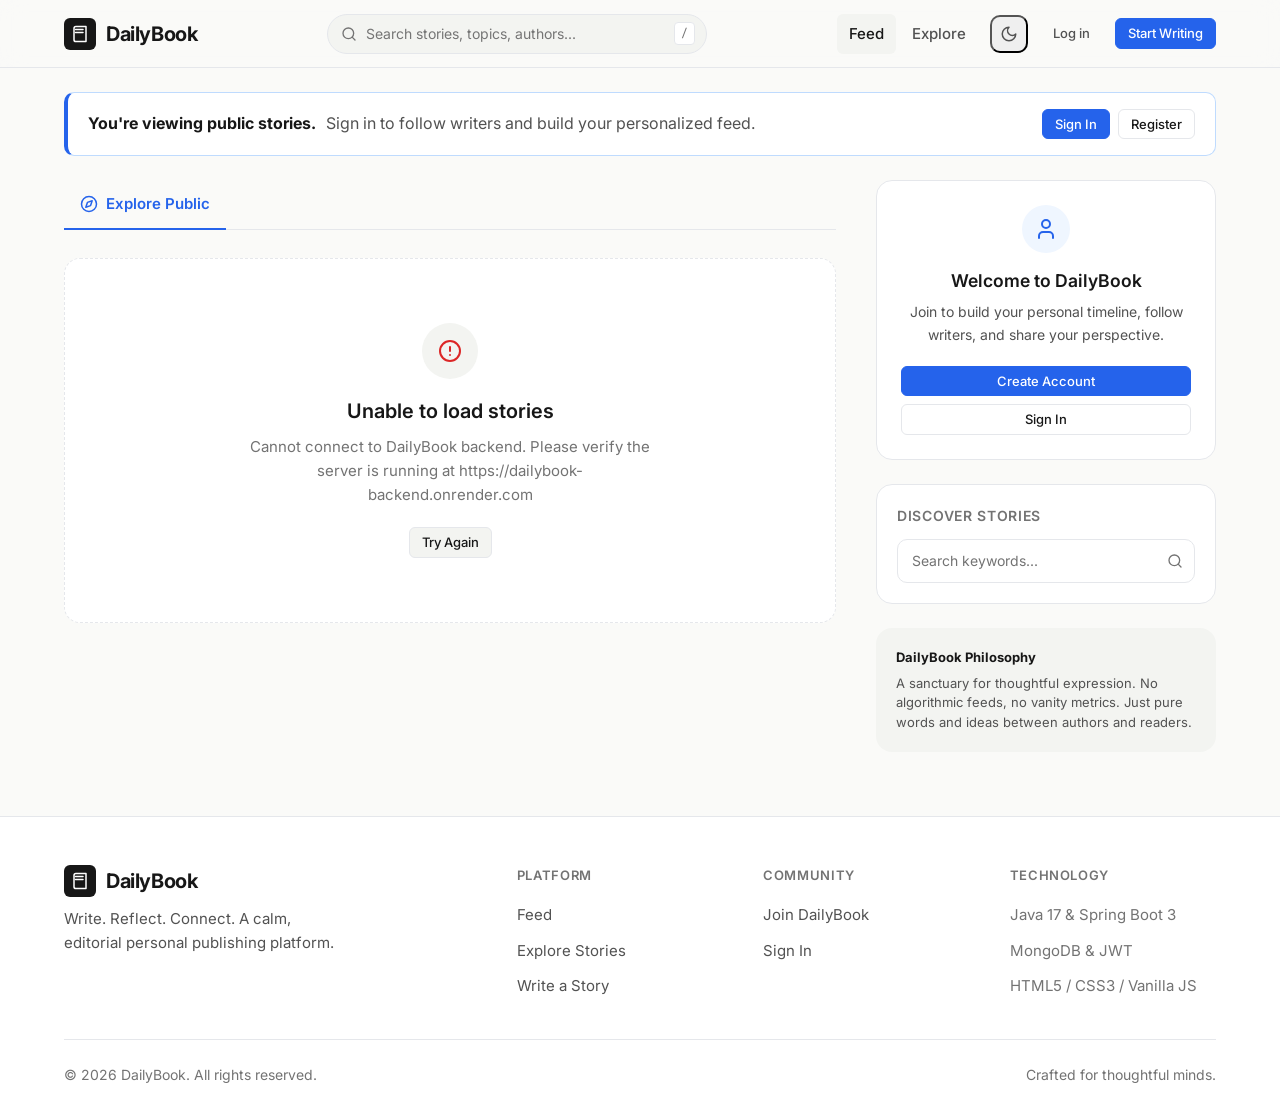
<file: frontend/post.html>
<!DOCTYPE html>
<html lang="en">
<head>
  <meta charset="UTF-8">
  <meta name="viewport" content="width=device-width, initial-scale=1.0">
  <title>Story — DailyBook</title>
  <link rel="icon" type="image/svg+xml" href="assets/logo.svg">
  <link rel="stylesheet" href="css/style.css">
  <link rel="stylesheet" href="css/components.css">
  <link rel="stylesheet" href="css/responsive.css">
</head>
<body>
  <div class="site-wrapper">
    <header class="site-header"></header>

    <main class="main-content">
      <div class="reading-container">
        <!-- Post Reader Container -->
        <div id="post-reader-container">
          <!-- Populated by post.js -->
        </div>
      </div>
    </main>

    <footer class="site-footer"></footer>
  </div>

  <script src="js/config.js"></script>
  <script src="js/api.js"></script>
  <script src="js/auth.js"></script>
  <script src="js/app.js"></script>
  <script src="js/post.js"></script>
  <script>
    document.addEventListener('DOMContentLoaded', () => {
      App.renderHeader();
      App.renderFooter();
      postReaderController.init();
    });
  </script>
</body>
</html>
</file>
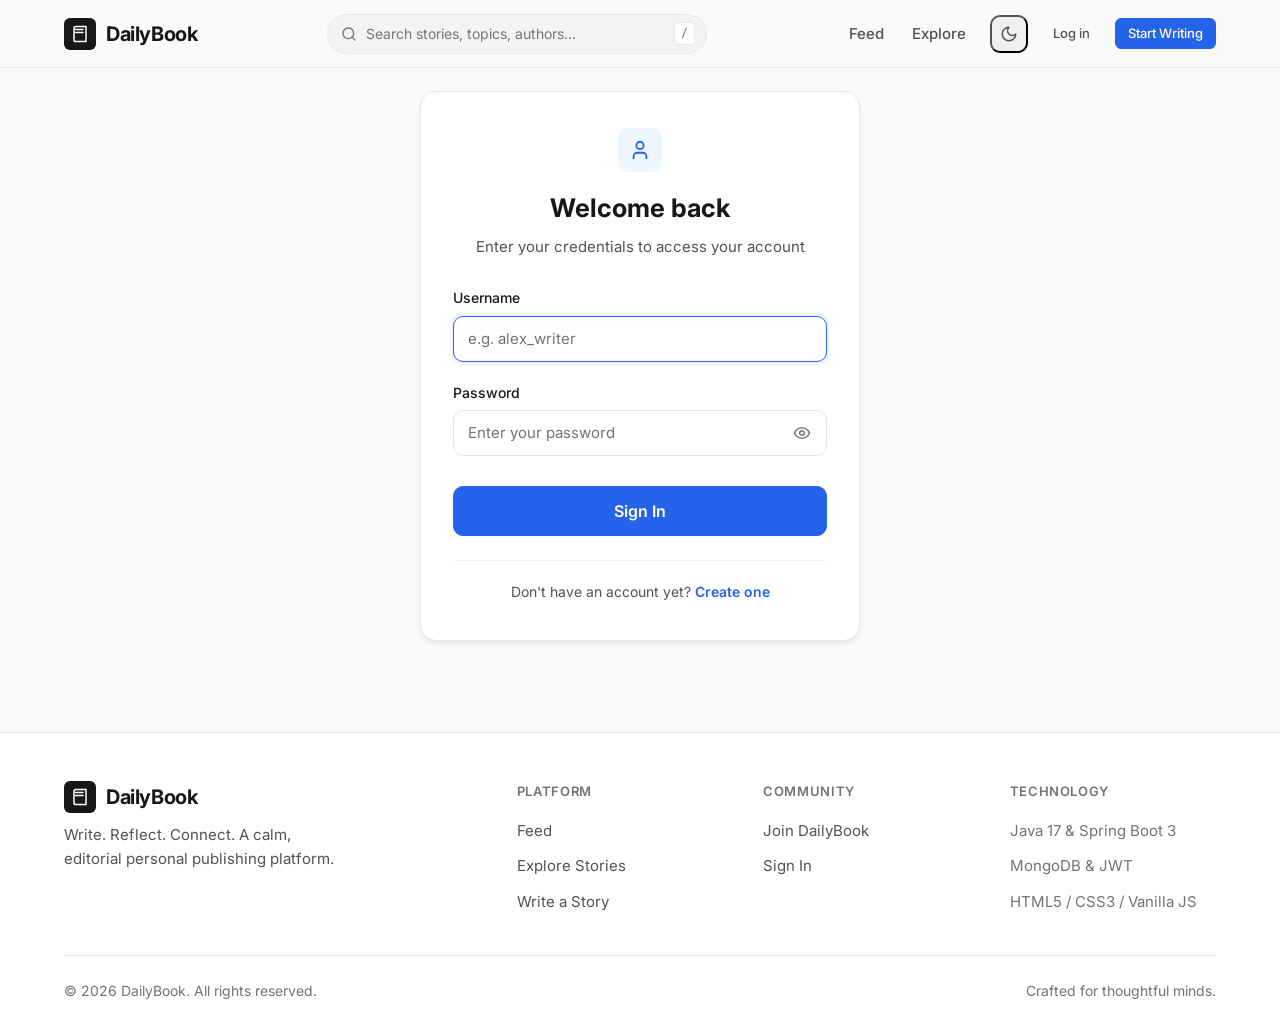
<file: frontend/profile.html>
<!DOCTYPE html>
<html lang="en">
<head>
  <meta charset="UTF-8">
  <meta name="viewport" content="width=device-width, initial-scale=1.0">
  <title>User Profile — DailyBook</title>
  <link rel="icon" type="image/svg+xml" href="assets/logo.svg">
  <link rel="stylesheet" href="css/style.css">
  <link rel="stylesheet" href="css/components.css">
  <link rel="stylesheet" href="css/responsive.css">
</head>
<body>
  <div class="site-wrapper">
    <header class="site-header"></header>

    <main class="main-content">
      <div class="container" style="max-width: 900px;">
        
        <!-- Profile Header Container -->
        <div id="profile-header-container">
          <!-- Populated by profile.js -->
        </div>

        <!-- Tabs Navigation -->
        <div class="tabs-nav" style="margin-bottom: 24px;">
          <button class="tab-btn active" id="tab-posts-btn">
            <svg width="18" height="18" viewBox="0 0 24 24" fill="none" stroke="currentColor" stroke-width="2" stroke-linecap="round" stroke-linejoin="round"><path d="M4 19.5v-15A2.5 2.5 0 0 1 6.5 2H20v20H6.5a2.5 2.5 0 0 1-2.5-2.5Z"/><path d="M6 6h10"/></svg>
            Stories
          </button>
          <button class="tab-btn" id="tab-followers-btn">
            <svg width="18" height="18" viewBox="0 0 24 24" fill="none" stroke="currentColor" stroke-width="2" stroke-linecap="round" stroke-linejoin="round"><path d="M16 21v-2a4 4 0 0 0-4-4H6a4 4 0 0 0-4 4v2"/><circle cx="9" cy="7" r="4"/><path d="M22 21v-2a4 4 0 0 0-3-3.87"/><path d="M16 3.13a4 4 0 0 1 0 7.75"/></svg>
            Followers
          </button>
          <button class="tab-btn" id="tab-following-btn">
            <svg width="18" height="18" viewBox="0 0 24 24" fill="none" stroke="currentColor" stroke-width="2" stroke-linecap="round" stroke-linejoin="round"><circle cx="12" cy="12" r="10"/><path d="m16 12-4-4-4 4"/><path d="M12 16V8"/></svg>
            Following
          </button>
        </div>

        <!-- Tab Content Container -->
        <div id="profile-content-container">
          <!-- Populated by profile.js -->
        </div>

        <!-- Pagination -->
        <div id="profile-pagination"></div>

      </div>
    </main>

    <footer class="site-footer"></footer>
  </div>

  <script src="js/config.js"></script>
  <script src="js/api.js"></script>
  <script src="js/auth.js"></script>
  <script src="js/app.js"></script>
  <script src="js/profile.js"></script>
  <script>
    document.addEventListener('DOMContentLoaded', () => {
      App.renderHeader('profile');
      App.renderFooter();
      profileController.init();
    });
  </script>
</body>
</html>
</file>
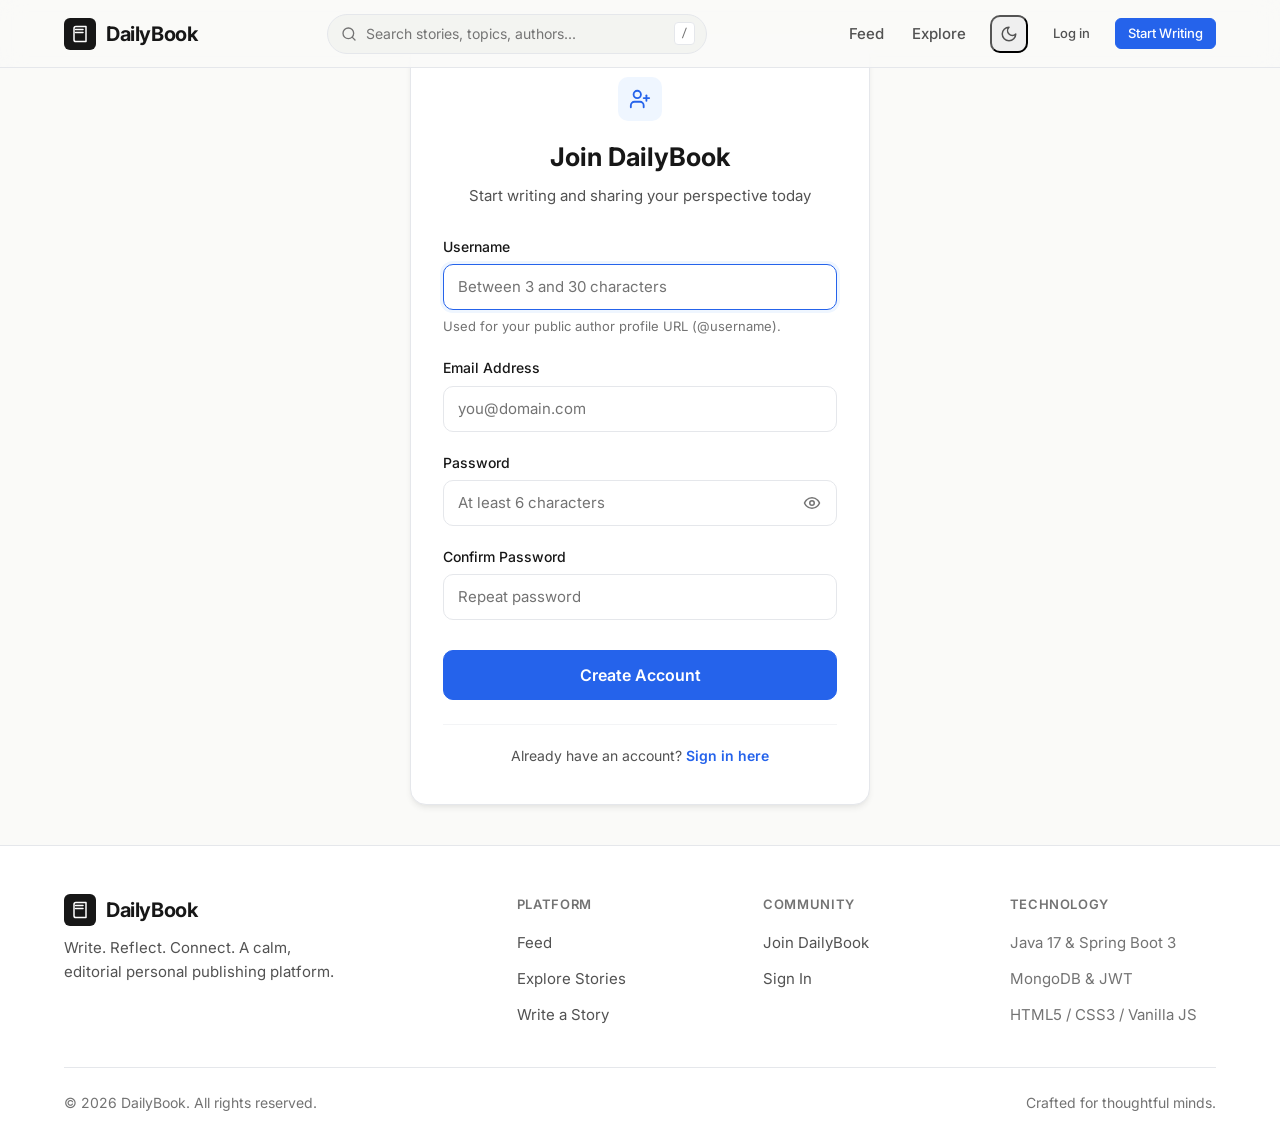
<file: frontend/register.html>
<!DOCTYPE html>
<html lang="en">
<head>
  <meta charset="UTF-8">
  <meta name="viewport" content="width=device-width, initial-scale=1.0">
  <title>Create Your Account — DailyBook</title>
  <link rel="icon" type="image/svg+xml" href="assets/logo.svg">
  <link rel="stylesheet" href="css/style.css">
  <link rel="stylesheet" href="css/components.css">
  <link rel="stylesheet" href="css/responsive.css">
</head>
<body style="background: var(--bg-primary);">
  <div class="site-wrapper">
    <header class="site-header"></header>

    <main class="main-content" style="display: flex; align-items: center; justify-content: center; min-height: calc(100vh - var(--nav-height) - 100px); padding: 40px 16px;">
      <div class="auth-card" style="width: 100%; max-width: 460px; background: var(--bg-surface); border: 1px solid var(--border-color); border-radius: var(--radius-lg); padding: 36px 32px; box-shadow: var(--shadow-md);">
        
        <!-- Header -->
        <div style="text-align: center; margin-bottom: 28px;">
          <div style="display: inline-flex; align-items: center; justify-content: center; width: 44px; height: 44px; background: var(--accent-subtle); color: var(--accent); border-radius: var(--radius-md); margin-bottom: 16px;">
            <svg width="22" height="22" viewBox="0 0 24 24" fill="none" stroke="currentColor" stroke-width="2" stroke-linecap="round" stroke-linejoin="round">
              <path d="M16 21v-2a4 4 0 0 0-4-4H6a4 4 0 0 0-4 4v2"/><circle cx="9" cy="7" r="4"/><line x1="19" y1="8" x2="19" y2="14"/><line x1="22" y1="11" x2="16" y2="11"/>
            </svg>
          </div>
          <h1 style="font-size: 1.6rem; font-weight: 700; color: var(--text-primary); margin-bottom: 6px;">Join DailyBook</h1>
          <p style="font-size: 0.9375rem; color: var(--text-secondary);">Start writing and sharing your perspective today</p>
        </div>

        <!-- Alert Container -->
        <div id="register-alert" style="display: none; padding: 12px 14px; border-radius: var(--radius-md); margin-bottom: 20px; font-size: 0.875rem;"></div>

        <!-- Form -->
        <form id="register-form">
          <div class="form-group">
            <label for="username" class="form-label">Username</label>
            <input 
              type="text" 
              id="username" 
              name="username" 
              class="form-input" 
              placeholder="Between 3 and 30 characters" 
              required 
              minlength="3" 
              maxlength="30"
              autocomplete="username"
              autofocus
            />
            <span class="form-hint">Used for your public author profile URL (@username).</span>
          </div>

          <div class="form-group">
            <label for="email" class="form-label">Email Address</label>
            <input 
              type="email" 
              id="email" 
              name="email" 
              class="form-input" 
              placeholder="you@domain.com" 
              required 
              autocomplete="email"
            />
          </div>

          <div class="form-group">
            <label for="password" class="form-label">Password</label>
            <div class="input-with-toggle">
              <input 
                type="password" 
                id="password" 
                name="password" 
                class="form-input" 
                placeholder="At least 6 characters" 
                required 
                minlength="6"
                autocomplete="new-password"
              />
              <button type="button" class="input-toggle-btn" id="toggle-reg-password" aria-label="Toggle password visibility">
                <svg width="18" height="18" viewBox="0 0 24 24" fill="none" stroke="currentColor" stroke-width="2" stroke-linecap="round" stroke-linejoin="round"><path d="M2 12s3-7 10-7 10 7 10 7-3 7-10 7-10-7-10-7Z"/><circle cx="12" cy="12" r="3"/></svg>
              </button>
            </div>
          </div>

          <div class="form-group">
            <label for="confirm-password" class="form-label">Confirm Password</label>
            <input 
              type="password" 
              id="confirm-password" 
              class="form-input" 
              placeholder="Repeat password" 
              required 
              minlength="6"
              autocomplete="new-password"
            />
          </div>

          <button type="submit" class="btn btn-primary btn-lg" id="register-submit-btn" style="width: 100%; margin-top: 10px;">
            <span class="btn-text">Create Account</span>
          </button>
        </form>

        <!-- Footer Link -->
        <div style="text-align: center; margin-top: 24px; padding-top: 20px; border-top: 1px solid var(--border-light); font-size: 0.875rem; color: var(--text-secondary);">
          Already have an account? 
          <a href="login.html" style="color: var(--accent); font-weight: 600;">Sign in here</a>
        </div>
      </div>
    </main>

    <footer class="site-footer"></footer>
  </div>

  <script src="js/config.js"></script>
  <script src="js/api.js"></script>
  <script src="js/auth.js"></script>
  <script src="js/app.js"></script>
  <script>
    document.addEventListener('DOMContentLoaded', () => {
      Auth.requireGuest('feed.html');

      App.renderHeader();
      App.renderFooter();

      // Password toggle
      const pwdInput = document.getElementById('password');
      const toggleBtn = document.getElementById('toggle-reg-password');
      toggleBtn.addEventListener('click', () => {
        const isPassword = pwdInput.type === 'password';
        pwdInput.type = isPassword ? 'text' : 'password';
      });

      const form = document.getElementById('register-form');
      const alertBox = document.getElementById('register-alert');
      const submitBtn = document.getElementById('register-submit-btn');
      const btnText = submitBtn.querySelector('.btn-text');

      form.addEventListener('submit', async (e) => {
        e.preventDefault();
        alertBox.style.display = 'none';

        const username = document.getElementById('username').value.trim();
        const email = document.getElementById('email').value.trim();
        const password = document.getElementById('password').value;
        const confirmPassword = document.getElementById('confirm-password').value;

        // Validation
        if (username.length < 3 || username.length > 30) {
          showAlert('Username must be between 3 and 30 characters.', 'error');
          return;
        }

        if (password.length < 6) {
          showAlert('Password must be at least 6 characters long.', 'error');
          return;
        }

        if (password !== confirmPassword) {
          showAlert('Passwords do not match.', 'error');
          return;
        }

        submitBtn.disabled = true;
        btnText.innerHTML = '<span class="btn-spinner"></span> Creating account...';

        try {
          await Auth.register(username, email, password);
          showAlert('Account created successfully! Logging you in...', 'success');
          Toast.success('Registration successful!');

          // Automatically log the user in
          try {
            await Auth.login(username, password);
            setTimeout(() => {
              window.location.href = 'feed.html';
            }, 600);
          } catch {
            setTimeout(() => {
              window.location.href = 'login.html';
            }, 1000);
          }
        } catch (err) {
          submitBtn.disabled = false;
          btnText.textContent = 'Create Account';

          let message = err.message || 'Registration failed.';
          if (err.status === 409) {
            message = 'This username or email is already registered. Please sign in or use a different one.';
          }
          showAlert(message, 'error');
        }
      });

      function showAlert(msg, type = 'error') {
        alertBox.style.display = 'block';
        if (type === 'error') {
          alertBox.style.background = 'var(--danger-light)';
          alertBox.style.color = 'var(--danger)';
          alertBox.style.border = '1px solid var(--danger-border)';
        } else {
          alertBox.style.background = 'var(--success-light)';
          alertBox.style.color = 'var(--success)';
          alertBox.style.border = '1px solid var(--success-border)';
        }
        alertBox.textContent = msg;
      }
    });
  </script>
</body>
</html>
</file>
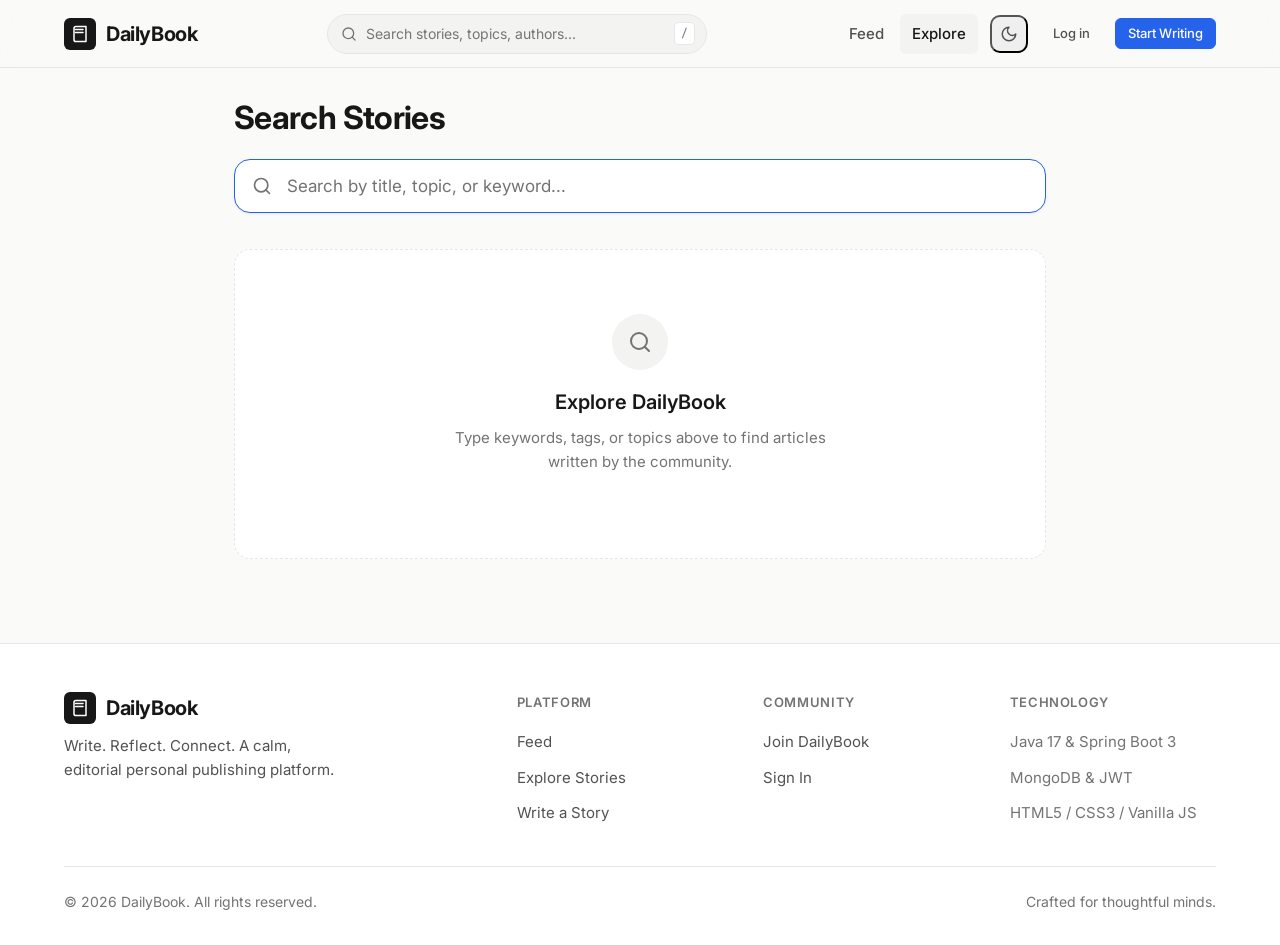
<file: frontend/search.html>
<!DOCTYPE html>
<html lang="en">
<head>
  <meta charset="UTF-8">
  <meta name="viewport" content="width=device-width, initial-scale=1.0">
  <title>Search & Explore — DailyBook</title>
  <link rel="icon" type="image/svg+xml" href="assets/logo.svg">
  <link rel="stylesheet" href="css/style.css">
  <link rel="stylesheet" href="css/components.css">
  <link rel="stylesheet" href="css/responsive.css">
</head>
<body>
  <div class="site-wrapper">
    <header class="site-header"></header>

    <main class="main-content">
      <div class="container" style="max-width: 860px;">
        
        <!-- Search Bar Hero -->
        <div style="margin-bottom: 36px;">
          <h1 style="font-size: 2rem; font-weight: 700; letter-spacing: -0.02em; color: var(--text-primary); margin-bottom: 16px;">
            Search Stories
          </h1>

          <form id="search-form" style="position: relative; display: flex; align-items: center;">
            <div style="position: absolute; left: 18px; color: var(--text-muted); display: flex; align-items: center; pointer-events: none;">
              <svg width="20" height="20" viewBox="0 0 24 24" fill="none" stroke="currentColor" stroke-width="2" stroke-linecap="round" stroke-linejoin="round"><circle cx="11" cy="11" r="8"/><path d="m21 21-4.3-4.3"/></svg>
            </div>
            <input 
              type="text" 
              id="search-main-input" 
              class="form-input" 
              placeholder="Search by title, topic, or keyword..." 
              style="font-size: 1.0625rem; height: 54px; padding: 0 48px 0 52px; border-radius: var(--radius-lg); box-shadow: var(--shadow-sm);"
              autofocus
            />
            <button 
              type="button" 
              id="search-clear-btn" 
              style="display: none; position: absolute; right: 18px; background: none; border: none; color: var(--text-muted); cursor: pointer; padding: 4px;"
              aria-label="Clear search input"
            >
              <svg width="18" height="18" viewBox="0 0 24 24" fill="none" stroke="currentColor" stroke-width="2" stroke-linecap="round" stroke-linejoin="round"><circle cx="12" cy="12" r="10"/><path d="m15 9-6 6"/><path d="m9 9 6 6"/></svg>
            </button>
          </form>
        </div>

        <!-- Result Stats / Metadata -->
        <div id="search-results-header"></div>

        <!-- Results List -->
        <div id="search-results-container">
          <!-- Populated by search.js -->
        </div>

        <!-- Search Pagination -->
        <div id="search-pagination"></div>

      </div>
    </main>

    <footer class="site-footer"></footer>
  </div>

  <script src="js/config.js"></script>
  <script src="js/api.js"></script>
  <script src="js/auth.js"></script>
  <script src="js/app.js"></script>
  <script src="js/search.js"></script>
  <script>
    document.addEventListener('DOMContentLoaded', () => {
      App.renderHeader('search');
      App.renderFooter();
      searchController.init();
    });
  </script>
</body>
</html>
</file>
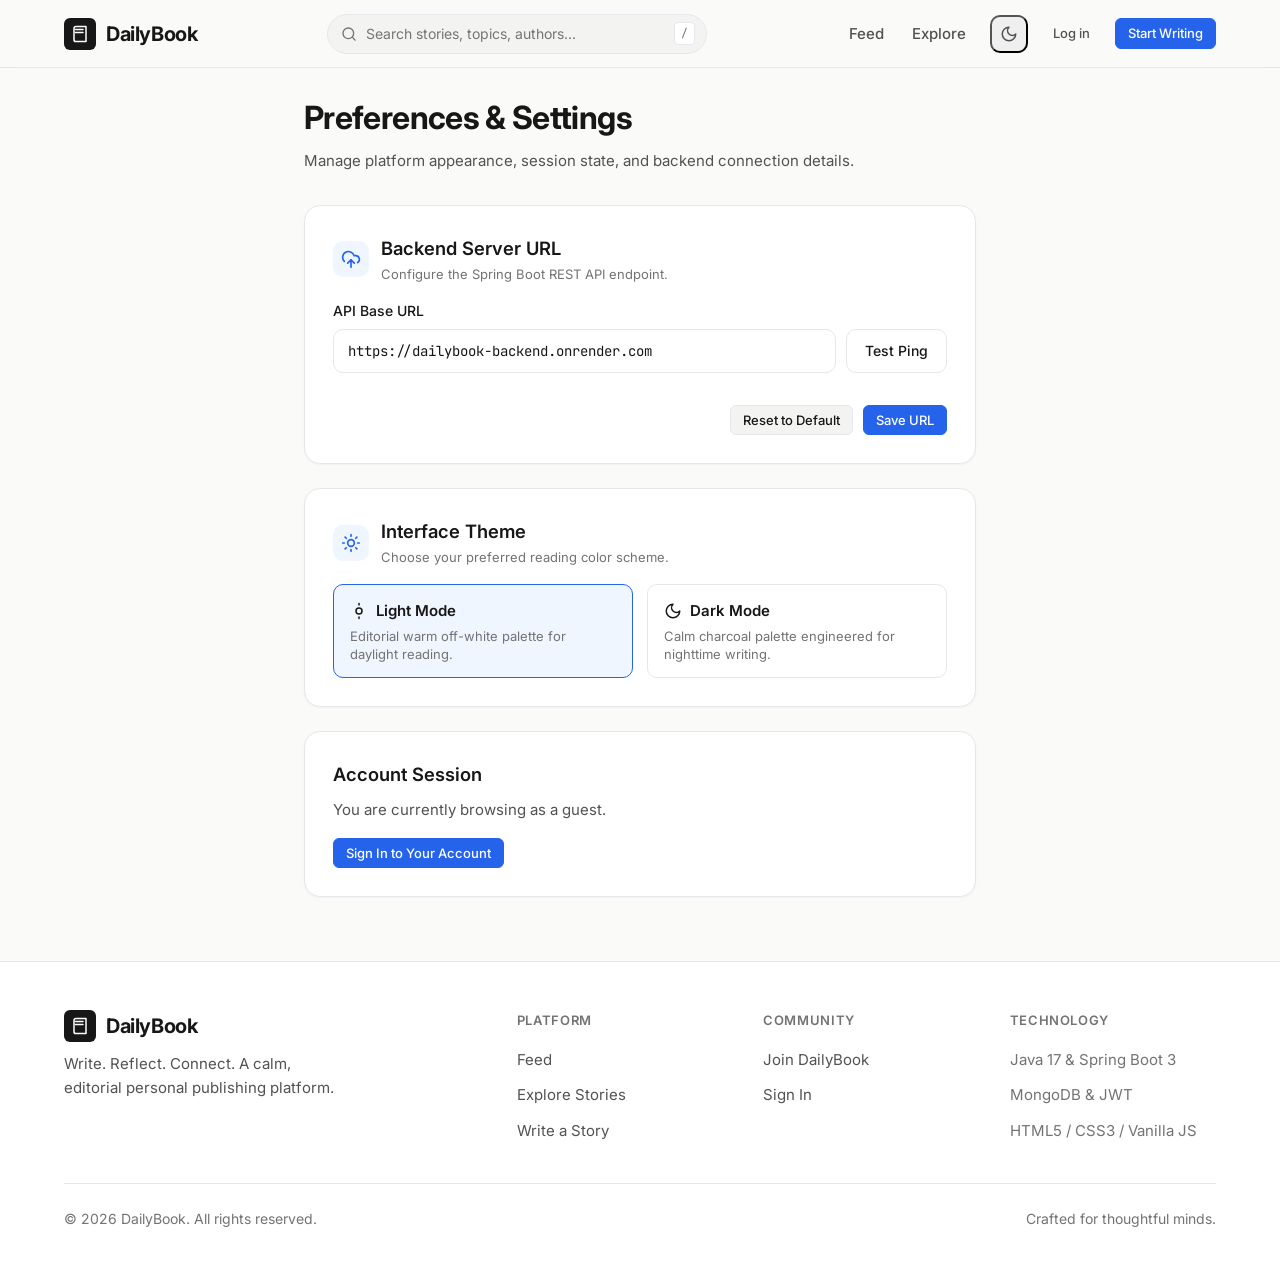
<file: frontend/settings.html>
<!DOCTYPE html>
<html lang="en">
<head>
  <meta charset="UTF-8">
  <meta name="viewport" content="width=device-width, initial-scale=1.0">
  <title>Settings & Configuration — DailyBook</title>
  <link rel="icon" type="image/svg+xml" href="assets/logo.svg">
  <link rel="stylesheet" href="css/style.css">
  <link rel="stylesheet" href="css/components.css">
  <link rel="stylesheet" href="css/responsive.css">
</head>
<body>
  <div class="site-wrapper">
    <header class="site-header"></header>

    <main class="main-content">
      <div class="container" style="max-width: 720px;">
        
        <div style="margin-bottom: 32px;">
          <h1 style="font-size: 2rem; font-weight: 700; letter-spacing: -0.02em; color: var(--text-primary); margin-bottom: 6px;">
            Preferences & Settings
          </h1>
          <p style="color: var(--text-secondary); font-size: 0.9375rem;">
            Manage platform appearance, session state, and backend connection details.
          </p>
        </div>

        <div style="display: flex; flex-direction: column; gap: 24px;">

          <!-- Card 1: Backend Connection -->
          <div style="background: var(--bg-surface); border: 1px solid var(--border-color); border-radius: var(--radius-lg); padding: 28px; box-shadow: var(--shadow-xs);">
            <div style="display: flex; align-items: center; gap: 12px; margin-bottom: 12px;">
              <div style="width: 36px; height: 36px; border-radius: var(--radius-md); background: var(--accent-subtle); color: var(--accent); display: flex; align-items: center; justify-content: center;">
                <svg width="20" height="20" viewBox="0 0 24 24" fill="none" stroke="currentColor" stroke-width="2" stroke-linecap="round" stroke-linejoin="round"><path d="M4 14.899A7 7 0 1 1 15.71 8h1.79a4.5 4.5 0 0 1 2.5 8.242"/><path d="m8 17 4-4 4 4"/><path d="M12 13v9"/></svg>
              </div>
              <div>
                <h2 style="font-size: 1.15rem; font-weight: 600; color: var(--text-primary);">Backend Server URL</h2>
                <p style="font-size: 0.8125rem; color: var(--text-muted);">Configure the Spring Boot REST API endpoint.</p>
              </div>
            </div>

            <div class="form-group" style="margin-top: 16px;">
              <label for="backend-url-input" class="form-label">API Base URL</label>
              <div style="display: flex; gap: 10px;">
                <input 
                  type="url" 
                  id="backend-url-input" 
                  class="form-input" 
                  placeholder="https://dailybook-backend.onrender.com" 
                  style="font-family: var(--font-mono); font-size: 0.875rem;"
                />
                <button type="button" class="btn btn-outline" id="test-connection-btn">
                  Test Ping
                </button>
              </div>
              <span id="connection-status" class="form-hint" style="margin-top: 6px;"></span>
            </div>

            <div style="display: flex; justify-content: flex-end; gap: 10px; margin-top: 16px;">
              <button type="button" class="btn btn-secondary btn-sm" id="reset-url-btn">Reset to Default</button>
              <button type="button" class="btn btn-primary btn-sm" id="save-url-btn">Save URL</button>
            </div>
          </div>

          <!-- Card 2: Appearance & Theme -->
          <div style="background: var(--bg-surface); border: 1px solid var(--border-color); border-radius: var(--radius-lg); padding: 28px; box-shadow: var(--shadow-xs);">
            <div style="display: flex; align-items: center; gap: 12px; margin-bottom: 12px;">
              <div style="width: 36px; height: 36px; border-radius: var(--radius-md); background: var(--accent-subtle); color: var(--accent); display: flex; align-items: center; justify-content: center;">
                <svg width="20" height="20" viewBox="0 0 24 24" fill="none" stroke="currentColor" stroke-width="2" stroke-linecap="round" stroke-linejoin="round"><circle cx="12" cy="12" r="4"/><path d="M12 2v2"/><path d="M12 20v2"/><path d="m4.93 4.93 1.41 1.41"/><path d="m17.66 17.66 1.41 1.41"/><path d="M2 12h2"/><path d="M20 12h2"/><path d="m6.34 17.66-1.41 1.41"/><path d="m19.07 4.93-1.41 1.41"/></svg>
              </div>
              <div>
                <h2 style="font-size: 1.15rem; font-weight: 600; color: var(--text-primary);">Interface Theme</h2>
                <p style="font-size: 0.8125rem; color: var(--text-muted);">Choose your preferred reading color scheme.</p>
              </div>
            </div>

            <div style="display: grid; grid-template-columns: 1fr 1fr; gap: 14px; margin-top: 16px;">
              <div class="visibility-card" id="theme-card-light" data-theme-val="light" style="cursor: pointer;">
                <div class="visibility-title">
                  <svg width="18" height="18" viewBox="0 0 24 24" fill="none" stroke="currentColor" stroke-width="2" stroke-linecap="round" stroke-linejoin="round"><circle cx="12" cy="12" r="4"/><path d="M12 2v2"/><path d="M12 20v2"/></svg>
                  <span>Light Mode</span>
                </div>
                <div class="visibility-desc">Editorial warm off-white palette for daylight reading.</div>
              </div>

              <div class="visibility-card" id="theme-card-dark" data-theme-val="dark" style="cursor: pointer;">
                <div class="visibility-title">
                  <svg width="18" height="18" viewBox="0 0 24 24" fill="none" stroke="currentColor" stroke-width="2" stroke-linecap="round" stroke-linejoin="round"><path d="M12 3a6 6 0 0 0 9 9 9 9 0 1 1-9-9Z"/></svg>
                  <span>Dark Mode</span>
                </div>
                <div class="visibility-desc">Calm charcoal palette engineered for nighttime writing.</div>
              </div>
            </div>
          </div>

          <!-- Card 3: Account & Session Information -->
          <div id="account-settings-card" style="background: var(--bg-surface); border: 1px solid var(--border-color); border-radius: var(--radius-lg); padding: 28px; box-shadow: var(--shadow-xs);">
            <!-- Populated via script -->
          </div>

        </div>

      </div>
    </main>

    <footer class="site-footer"></footer>
  </div>

  <script src="js/config.js"></script>
  <script src="js/api.js"></script>
  <script src="js/auth.js"></script>
  <script src="js/app.js"></script>
  <script>
    document.addEventListener('DOMContentLoaded', () => {
      App.renderHeader('settings');
      App.renderFooter();

      // Backend URL Setup
      const urlInput = document.getElementById('backend-url-input');
      const saveBtn = document.getElementById('save-url-btn');
      const resetBtn = document.getElementById('reset-url-btn');
      const testBtn = document.getElementById('test-connection-btn');
      const statusSpan = document.getElementById('connection-status');

      urlInput.value = CONFIG.API_BASE_URL;

      saveBtn.addEventListener('click', () => {
        const val = urlInput.value.trim();
        CONFIG.setApiBaseUrl(val);
        Toast.success('Backend URL updated to ' + CONFIG.API_BASE_URL);
      });

      resetBtn.addEventListener('click', () => {
        CONFIG.setApiBaseUrl(null);
        urlInput.value = CONFIG.API_BASE_URL;
        Toast.info('Reset backend URL to default: ' + CONFIG.DEFAULT_API_BASE_URL);
      });

      testBtn.addEventListener('click', async () => {
        statusSpan.textContent = 'Testing connection...';
        statusSpan.style.color = 'var(--text-muted)';
        try {
          const resp = await fetch(`${urlInput.value.trim()}/health`).catch(() => fetch(`${urlInput.value.trim()}/api/posts`));
          if (resp) {
            statusSpan.textContent = 'Connected successfully! Server is responding.';
            statusSpan.style.color = 'var(--success)';
            Toast.success('Connection verified!');
          }
        } catch {
          statusSpan.textContent = 'Failed to reach backend server. Please verify port and host.';
          statusSpan.style.color = 'var(--danger)';
          Toast.error('Connection test failed.');
        }
      });

      // Theme Selector Cards
      const currentTheme = document.documentElement.getAttribute('data-theme') || 'light';
      updateThemeCards(currentTheme);

      document.getElementById('theme-card-light').addEventListener('click', () => {
        document.documentElement.setAttribute('data-theme', 'light');
        localStorage.setItem('dailybook_theme', 'light');
        updateThemeCards('light');
        App.updateThemeToggleIcon('light');
      });

      document.getElementById('theme-card-dark').addEventListener('click', () => {
        document.documentElement.setAttribute('data-theme', 'dark');
        localStorage.setItem('dailybook_theme', 'dark');
        updateThemeCards('dark');
        App.updateThemeToggleIcon('dark');
      });

      function updateThemeCards(theme) {
        document.getElementById('theme-card-light').classList.toggle('selected', theme === 'light');
        document.getElementById('theme-card-dark').classList.toggle('selected', theme === 'dark');
      }

      // Account & Session Information
      const accountCard = document.getElementById('account-settings-card');
      const isAuthed = Auth.isAuthenticated();

      if (isAuthed) {
        const user = Auth.getUser() || {};
        accountCard.innerHTML = `
          <div style="display: flex; align-items: center; justify-content: space-between; margin-bottom: 16px;">
            <h2 style="font-size: 1.15rem; font-weight: 600; color: var(--text-primary);">Account & Session</h2>
            <span class="badge badge-public">Active Session</span>
          </div>
          <div style="display: flex; flex-direction: column; gap: 8px; font-size: 0.9375rem; margin-bottom: 20px;">
            <div><strong>Username:</strong> @${App.escapeHtml(user.username || 'unknown')}</div>
            ${user.email ? `<div><strong>Email:</strong> ${App.escapeHtml(user.email)}</div>` : ''}
            ${user.roles ? `<div><strong>Roles:</strong> ${user.roles.join(', ')}</div>` : ''}
          </div>
          <button class="btn btn-danger-outline btn-sm" onclick="Auth.logout('login.html')">
            End Session & Sign Out
          </button>
        `;
      } else {
        accountCard.innerHTML = `
          <h2 style="font-size: 1.15rem; font-weight: 600; color: var(--text-primary); margin-bottom: 8px;">Account Session</h2>
          <p style="font-size: 0.9375rem; color: var(--text-secondary); margin-bottom: 16px;">You are currently browsing as a guest.</p>
          <a href="login.html" class="btn btn-primary btn-sm">Sign In to Your Account</a>
        `;
      }
    });
  </script>
</body>
</html>
</file>
<file: frontend/css/style.css>
/* ==========================================================================
   DailyBook Design System & Global Styles
   "Write. Reflect. Connect."
   ========================================================================== */

@import url('https://fonts.googleapis.com/css2?family=Inter:wght@300;400;500;600;700&family=Newsreader:ital,opsz,wght@0,6..72,400;0,6..72,500;0,6..72,600;1,6..72,400&family=JetBrains+Mono:wght@400;500&display=swap');

:root {
  /* Color Palette - Sophisticated Editorial Light */
  --bg-primary: #FAFAF8;
  --bg-surface: #FFFFFF;
  --bg-secondary: #F3F4F1;
  --bg-tertiary: #E8EAE6;
  --text-primary: #171717;
  --text-secondary: #525252;
  --text-muted: #737373;
  --text-inverse: #FFFFFF;

  /* Brand Accents */
  --accent: #2563EB;
  --accent-hover: #1D4ED8;
  --accent-subtle: #EFF6FF;
  --accent-border: #BFDBFE;

  /* Semantic Feedback */
  --border-color: #E5E7EB;
  --border-light: #F3F4F6;
  --border-dark: #D1D5DB;

  --danger: #DC2626;
  --danger-hover: #B91C1C;
  --danger-light: #FEF2F2;
  --danger-border: #FECACA;

  --success: #16A34A;
  --success-light: #F0FDF4;
  --success-border: #BBF7D0;

  --warning: #D97706;
  --warning-light: #FFFBEB;
  --warning-border: #FDE68A;

  /* Typography */
  --font-sans: 'Inter', -apple-system, BlinkMacSystemFont, "Segoe UI", Roboto, sans-serif;
  --font-serif: 'Newsreader', 'Merriweather', Georgia, serif;
  --font-mono: 'JetBrains Mono', SFMono-Regular, Menlo, Monaco, Consolas, monospace;

  /* Elevations */
  --shadow-xs: 0 1px 2px 0 rgba(0, 0, 0, 0.04);
  --shadow-sm: 0 1px 3px 0 rgba(0, 0, 0, 0.07), 0 1px 2px -1px rgba(0, 0, 0, 0.05);
  --shadow-md: 0 4px 6px -1px rgba(0, 0, 0, 0.07), 0 2px 4px -2px rgba(0, 0, 0, 0.04);
  --shadow-lg: 0 10px 15px -3px rgba(0, 0, 0, 0.08), 0 4px 6px -4px rgba(0, 0, 0, 0.03);
  --shadow-xl: 0 20px 25px -5px rgba(0, 0, 0, 0.09), 0 8px 10px -6px rgba(0, 0, 0, 0.04);

  /* Radius */
  --radius-sm: 6px;
  --radius-md: 10px;
  --radius-lg: 16px;
  --radius-xl: 24px;
  --radius-full: 9999px;

  /* Transitions */
  --transition-fast: 150ms cubic-bezier(0.4, 0, 0.2, 1);
  --transition-normal: 250ms cubic-bezier(0.4, 0, 0.2, 1);

  /* Layout dimensions */
  --nav-height: 68px;
  --container-max: 1200px;
  --reading-max: 740px;
}

/* ==========================================================================
   Dark Mode Palette (Intentional Slate/Charcoal)
   ========================================================================== */
[data-theme="dark"] {
  --bg-primary: #0F1115;
  --bg-surface: #171A21;
  --bg-secondary: #1F232B;
  --bg-tertiary: #272C36;
  --text-primary: #F3F4F6;
  --text-secondary: #9CA3AF;
  --text-muted: #6B7280;
  --text-inverse: #111827;

  --accent: #3B82F6;
  --accent-hover: #60A5FA;
  --accent-subtle: rgba(59, 130, 246, 0.14);
  --accent-border: rgba(59, 130, 246, 0.28);

  --border-color: #272B35;
  --border-light: #1F232B;
  --border-dark: #373E4D;

  --danger: #EF4444;
  --danger-hover: #F87171;
  --danger-light: rgba(239, 68, 68, 0.14);
  --danger-border: rgba(239, 68, 68, 0.3);

  --success: #22C55E;
  --success-light: rgba(34, 197, 94, 0.14);
  --success-border: rgba(34, 197, 94, 0.3);

  --warning: #F59E0B;
  --warning-light: rgba(245, 158, 11, 0.14);
  --warning-border: rgba(245, 158, 11, 0.3);

  --shadow-xs: 0 1px 2px 0 rgba(0, 0, 0, 0.35);
  --shadow-sm: 0 2px 4px 0 rgba(0, 0, 0, 0.45);
  --shadow-md: 0 6px 12px -2px rgba(0, 0, 0, 0.5);
  --shadow-lg: 0 12px 20px -3px rgba(0, 0, 0, 0.6);
  --shadow-xl: 0 24px 32px -4px rgba(0, 0, 0, 0.7);
}

/* ==========================================================================
   Base & Reset
   ========================================================================== */
*, *::before, *::after {
  box-sizing: border-box;
  margin: 0;
  padding: 0;
}

html {
  font-size: 16px;
  scroll-behavior: smooth;
  -webkit-font-smoothing: antialiased;
  -moz-osx-font-smoothing: grayscale;
}

body {
  font-family: var(--font-sans);
  background-color: var(--bg-primary);
  color: var(--text-primary);
  line-height: 1.6;
  min-height: 100vh;
  display: flex;
  flex-direction: column;
  transition: background-color var(--transition-normal), color var(--transition-normal);
}

a {
  color: inherit;
  text-decoration: none;
  transition: color var(--transition-fast);
}

button, input, textarea, select {
  font: inherit;
  color: inherit;
}

img, svg {
  display: block;
  max-width: 100%;
}

/* ==========================================================================
   Global Layout Structure
   ========================================================================== */
.site-wrapper {
  display: flex;
  flex-direction: column;
  min-height: 100vh;
}

.main-content {
  flex: 1 0 auto;
  padding-top: calc(var(--nav-height) + 24px);
  padding-bottom: 64px;
}

.container {
  width: 100%;
  max-width: var(--container-max);
  margin-left: auto;
  margin-right: auto;
  padding-left: 24px;
  padding-right: 24px;
}

.reading-container {
  width: 100%;
  max-width: var(--reading-max);
  margin-left: auto;
  margin-right: auto;
  padding-left: 20px;
  padding-right: 20px;
}

/* ==========================================================================
   Navigation Bar
   ========================================================================== */
.site-header {
  position: fixed;
  top: 0;
  left: 0;
  right: 0;
  height: var(--nav-height);
  background: rgba(250, 250, 248, 0.85);
  backdrop-filter: blur(12px);
  -webkit-backdrop-filter: blur(12px);
  border-bottom: 1px solid var(--border-color);
  z-index: 100;
  transition: background-color var(--transition-normal), border-color var(--transition-normal);
}

[data-theme="dark"] .site-header {
  background: rgba(15, 17, 21, 0.85);
}

.nav-container {
  display: flex;
  align-items: center;
  justify-content: space-between;
  height: 100%;
  gap: 20px;
}

/* Brand */
.nav-brand {
  display: flex;
  align-items: center;
  gap: 10px;
  font-weight: 700;
  font-size: 1.25rem;
  letter-spacing: -0.02em;
  color: var(--text-primary);
}

.brand-icon {
  width: 32px;
  height: 32px;
  background: var(--text-primary);
  color: var(--bg-surface);
  border-radius: var(--radius-sm);
  display: flex;
  align-items: center;
  justify-content: center;
  transition: transform var(--transition-fast);
}

.nav-brand:hover .brand-icon {
  transform: translateY(-1px);
}

/* Nav Center - Quick Search */
.nav-search {
  flex: 1;
  max-width: 380px;
  position: relative;
}

.nav-search-input {
  width: 100%;
  height: 40px;
  padding: 0 40px 0 38px;
  background: var(--bg-secondary);
  border: 1px solid var(--border-color);
  border-radius: var(--radius-full);
  font-size: 0.875rem;
  color: var(--text-primary);
  outline: none;
  transition: all var(--transition-fast);
}

.nav-search-input:focus {
  background: var(--bg-surface);
  border-color: var(--accent);
  box-shadow: 0 0 0 3px var(--accent-subtle);
}

.nav-search-icon {
  position: absolute;
  left: 14px;
  top: 50%;
  transform: translateY(-50%);
  color: var(--text-muted);
  pointer-events: none;
  width: 16px;
  height: 16px;
}

.nav-search-kbd {
  position: absolute;
  right: 12px;
  top: 50%;
  transform: translateY(-50%);
  background: var(--bg-surface);
  border: 1px solid var(--border-color);
  border-radius: 4px;
  padding: 2px 6px;
  font-size: 0.7rem;
  font-family: var(--font-mono);
  color: var(--text-muted);
  pointer-events: none;
}

/* Nav Right Actions */
.nav-actions {
  display: flex;
  align-items: center;
  gap: 12px;
}

.nav-link {
  display: inline-flex;
  align-items: center;
  gap: 6px;
  font-size: 0.9375rem;
  font-weight: 500;
  color: var(--text-secondary);
  padding: 8px 12px;
  border-radius: var(--radius-sm);
  transition: all var(--transition-fast);
}

.nav-link:hover, .nav-link.active {
  color: var(--text-primary);
  background: var(--bg-secondary);
}

/* User Profile Dropdown in Nav */
.user-menu-trigger {
  display: flex;
  align-items: center;
  gap: 8px;
  padding: 4px;
  border-radius: var(--radius-full);
  background: transparent;
  border: 1px solid transparent;
  cursor: pointer;
  transition: all var(--transition-fast);
}

.user-menu-trigger:hover {
  background: var(--bg-secondary);
  border-color: var(--border-color);
}

/* Mobile Nav Toggle */
.mobile-menu-btn {
  display: none;
  background: none;
  border: none;
  cursor: pointer;
  padding: 8px;
  color: var(--text-primary);
  border-radius: var(--radius-sm);
}

/* Mobile Drawer */
.mobile-drawer {
  display: none;
  position: fixed;
  top: var(--nav-height);
  left: 0;
  right: 0;
  bottom: 0;
  background: var(--bg-primary);
  z-index: 99;
  padding: 24px;
  flex-direction: column;
  gap: 16px;
  border-top: 1px solid var(--border-color);
  overflow-y: auto;
}

.mobile-drawer.open {
  display: flex;
}

/* ==========================================================================
   Footer
   ========================================================================== */
.site-footer {
  background: var(--bg-surface);
  border-top: 1px solid var(--border-color);
  padding: 48px 0 32px;
  margin-top: auto;
}

.footer-grid {
  display: grid;
  grid-template-columns: 2fr 1fr 1fr 1fr;
  gap: 40px;
  margin-bottom: 40px;
}

.footer-brand-tagline {
  color: var(--text-secondary);
  font-size: 0.9375rem;
  margin-top: 10px;
  max-width: 280px;
}

.footer-heading {
  font-size: 0.8125rem;
  font-weight: 600;
  text-transform: uppercase;
  letter-spacing: 0.05em;
  color: var(--text-muted);
  margin-bottom: 16px;
}

.footer-links {
  list-style: none;
  display: flex;
  flex-direction: column;
  gap: 10px;
}

.footer-link {
  font-size: 0.9375rem;
  color: var(--text-secondary);
  transition: color var(--transition-fast);
}

.footer-link:hover {
  color: var(--text-primary);
}

.footer-bottom {
  display: flex;
  align-items: center;
  justify-content: space-between;
  padding-top: 24px;
  border-top: 1px solid var(--border-color);
  font-size: 0.875rem;
  color: var(--text-muted);
}
</file>
<file: frontend/css/components.css>
/* ==========================================================================
   DailyBook UI Components
   Buttons, Cards, Inputs, Toasts, Skeletons, Modals, Reading Typography
   ========================================================================== */

/* ==========================================================================
   Buttons
   ========================================================================== */
.btn {
  display: inline-flex;
  align-items: center;
  justify-content: center;
  gap: 8px;
  font-family: var(--font-sans);
  font-size: 0.875rem;
  font-weight: 500;
  line-height: 1.25;
  padding: 10px 18px;
  border-radius: var(--radius-md);
  border: 1px solid transparent;
  cursor: pointer;
  text-decoration: none;
  white-space: nowrap;
  transition: all var(--transition-fast);
  user-select: none;
}

.btn:disabled, .btn.disabled {
  opacity: 0.6;
  cursor: not-allowed;
  pointer-events: none;
}

.btn-primary {
  background-color: var(--accent);
  color: #FFFFFF;
  border-color: var(--accent);
}

.btn-primary:hover:not(:disabled) {
  background-color: var(--accent-hover);
  border-color: var(--accent-hover);
  transform: translateY(-1px);
  box-shadow: var(--shadow-sm);
}

.btn-secondary {
  background-color: var(--bg-secondary);
  color: var(--text-primary);
  border-color: var(--border-color);
}

.btn-secondary:hover:not(:disabled) {
  background-color: var(--bg-tertiary);
  border-color: var(--border-dark);
}

.btn-outline {
  background-color: transparent;
  color: var(--text-primary);
  border-color: var(--border-color);
}

.btn-outline:hover:not(:disabled) {
  background-color: var(--bg-secondary);
  border-color: var(--border-dark);
}

.btn-ghost {
  background-color: transparent;
  color: var(--text-secondary);
  border-color: transparent;
}

.btn-ghost:hover:not(:disabled) {
  color: var(--text-primary);
  background-color: var(--bg-secondary);
}

.btn-danger {
  background-color: var(--danger);
  color: #FFFFFF;
  border-color: var(--danger);
}

.btn-danger:hover:not(:disabled) {
  background-color: var(--danger-hover);
  border-color: var(--danger-hover);
}

.btn-danger-outline {
  background-color: transparent;
  color: var(--danger);
  border-color: var(--danger-border);
}

.btn-danger-outline:hover:not(:disabled) {
  background-color: var(--danger-light);
}

.btn-sm {
  padding: 6px 12px;
  font-size: 0.8125rem;
  border-radius: var(--radius-sm);
}

.btn-lg {
  padding: 14px 24px;
  font-size: 1rem;
  font-weight: 600;
  border-radius: var(--radius-md);
}

.btn-icon {
  padding: 8px;
  border-radius: var(--radius-md);
  color: var(--text-secondary);
}

.btn-icon:hover {
  color: var(--text-primary);
  background-color: var(--bg-secondary);
}

/* Spinner inside button */
.btn-spinner {
  width: 16px;
  height: 16px;
  border: 2px solid rgba(255, 255, 255, 0.3);
  border-top-color: currentColor;
  border-radius: 50%;
  animation: spin 0.6s linear infinite;
}

@keyframes spin {
  to { transform: rotate(360deg); }
}

/* ==========================================================================
   Form Controls
   ========================================================================== */
.form-group {
  display: flex;
  flex-direction: column;
  gap: 6px;
  margin-bottom: 20px;
}

.form-label {
  font-size: 0.875rem;
  font-weight: 500;
  color: var(--text-primary);
}

.form-input, .form-textarea, .form-select {
  width: 100%;
  padding: 10px 14px;
  font-family: var(--font-sans);
  font-size: 0.9375rem;
  color: var(--text-primary);
  background-color: var(--bg-surface);
  border: 1px solid var(--border-color);
  border-radius: var(--radius-md);
  outline: none;
  transition: all var(--transition-fast);
}

.form-input:focus, .form-textarea:focus, .form-select:focus {
  border-color: var(--accent);
  box-shadow: 0 0 0 3px var(--accent-subtle);
}

.form-input::placeholder, .form-textarea::placeholder {
  color: var(--text-muted);
}

.form-input.is-invalid, .form-textarea.is-invalid {
  border-color: var(--danger);
  box-shadow: 0 0 0 3px var(--danger-light);
}

.form-textarea {
  min-height: 140px;
  resize: vertical;
  line-height: 1.6;
}

.form-hint {
  font-size: 0.8125rem;
  color: var(--text-muted);
}

.form-error {
  font-size: 0.8125rem;
  color: var(--danger);
  display: flex;
  align-items: center;
  gap: 4px;
}

/* Password Toggle Wrapper */
.input-with-toggle {
  position: relative;
  display: flex;
  align-items: center;
}

.input-with-toggle .form-input {
  padding-right: 42px;
}

.input-toggle-btn {
  position: absolute;
  right: 12px;
  background: none;
  border: none;
  color: var(--text-muted);
  cursor: pointer;
  padding: 4px;
  display: flex;
  align-items: center;
}

.input-toggle-btn:hover {
  color: var(--text-primary);
}

/* ==========================================================================
   Badges & Tags
   ========================================================================== */
.badge {
  display: inline-flex;
  align-items: center;
  gap: 5px;
  padding: 3px 8px;
  border-radius: var(--radius-full);
  font-size: 0.75rem;
  font-weight: 500;
  line-height: 1;
}

.badge-public {
  background-color: var(--bg-secondary);
  color: var(--text-secondary);
  border: 1px solid var(--border-color);
}

.badge-followers {
  background-color: var(--accent-subtle);
  color: var(--accent);
  border: 1px solid var(--accent-border);
}

.badge-private {
  background-color: var(--warning-light);
  color: var(--warning);
  border: 1px solid var(--warning-border);
}

.tag-pill {
  display: inline-flex;
  align-items: center;
  gap: 4px;
  padding: 3px 10px;
  border-radius: var(--radius-full);
  font-size: 0.75rem;
  font-weight: 500;
  background-color: var(--bg-secondary);
  color: var(--text-secondary);
  transition: all var(--transition-fast);
}

.tag-pill:hover {
  background-color: var(--bg-tertiary);
  color: var(--text-primary);
}

/* ==========================================================================
   User Avatar
   ========================================================================== */
.avatar {
  width: 36px;
  height: 36px;
  border-radius: var(--radius-full);
  display: inline-flex;
  align-items: center;
  justify-content: center;
  font-weight: 600;
  font-size: 0.875rem;
  color: #FFFFFF;
  background-color: var(--accent);
  user-select: none;
  flex-shrink: 0;
  text-transform: uppercase;
}

.avatar-sm {
  width: 28px;
  height: 28px;
  font-size: 0.75rem;
}

.avatar-lg {
  width: 52px;
  height: 52px;
  font-size: 1.25rem;
}

.avatar-xl {
  width: 80px;
  height: 80px;
  font-size: 2rem;
}

/* Deterministic Avatar Pastel Tints */
.avatar-tint-0 { background: linear-gradient(135deg, #3B82F6, #1D4ED8); }
.avatar-tint-1 { background: linear-gradient(135deg, #8B5CF6, #6D28D9); }
.avatar-tint-2 { background: linear-gradient(135deg, #EC4899, #BE185D); }
.avatar-tint-3 { background: linear-gradient(135deg, #10B981, #047857); }
.avatar-tint-4 { background: linear-gradient(135deg, #F59E0B, #B45309); }
.avatar-tint-5 { background: linear-gradient(135deg, #06B6D4, #0E7490); }
.avatar-tint-6 { background: linear-gradient(135deg, #6366F1, #4338CA); }
.avatar-tint-7 { background: linear-gradient(135deg, #64748B, #334155); }

/* ==========================================================================
   Article / Post Cards
   ========================================================================== */
.post-card {
  background: var(--bg-surface);
  border: 1px solid var(--border-color);
  border-radius: var(--radius-lg);
  padding: 24px;
  margin-bottom: 20px;
  transition: transform var(--transition-normal), box-shadow var(--transition-normal), border-color var(--transition-normal);
  display: flex;
  flex-direction: column;
  gap: 14px;
  position: relative;
}

.post-card:hover {
  transform: translateY(-2px);
  border-color: var(--border-dark);
  box-shadow: var(--shadow-md);
}

.post-card-header {
  display: flex;
  align-items: center;
  justify-content: space-between;
  gap: 12px;
}

.post-author-info {
  display: flex;
  align-items: center;
  gap: 10px;
}

.post-author-name {
  font-weight: 600;
  font-size: 0.9375rem;
  color: var(--text-primary);
}

.post-author-name:hover {
  color: var(--accent);
}

.post-meta-sub {
  font-size: 0.8125rem;
  color: var(--text-muted);
  display: flex;
  align-items: center;
  gap: 6px;
}

.post-dot-sep {
  opacity: 0.6;
}

.post-card-title {
  font-size: 1.35rem;
  font-weight: 700;
  line-height: 1.3;
  letter-spacing: -0.015em;
  color: var(--text-primary);
  margin-top: 2px;
}

.post-card-title a:hover {
  color: var(--accent);
}

.post-card-excerpt {
  font-size: 0.9375rem;
  line-height: 1.6;
  color: var(--text-secondary);
  display: -webkit-box;
  -webkit-line-clamp: 3;
  -webkit-box-orient: vertical;
  overflow: hidden;
}

.post-card-footer {
  display: flex;
  align-items: center;
  justify-content: space-between;
  gap: 12px;
  padding-top: 8px;
  border-top: 1px solid var(--border-light);
  margin-top: auto;
}

.post-tags-list {
  display: flex;
  flex-wrap: wrap;
  gap: 6px;
}

.post-read-more {
  display: inline-flex;
  align-items: center;
  gap: 4px;
  font-size: 0.875rem;
  font-weight: 500;
  color: var(--accent);
  transition: transform var(--transition-fast);
}

.post-card:hover .post-read-more {
  transform: translateX(3px);
}

/* ==========================================================================
   Editorial Reading Mode (post.html)
   ========================================================================== */
.article-header {
  margin-bottom: 36px;
}

.article-title {
  font-family: var(--font-sans);
  font-size: clamp(2rem, 4vw, 2.75rem);
  font-weight: 700;
  line-height: 1.2;
  letter-spacing: -0.025em;
  color: var(--text-primary);
  margin-bottom: 20px;
}

.article-meta-bar {
  display: flex;
  align-items: center;
  justify-content: space-between;
  gap: 16px;
  padding: 16px 0;
  border-top: 1px solid var(--border-color);
  border-bottom: 1px solid var(--border-color);
}

.article-author-cluster {
  display: flex;
  align-items: center;
  gap: 14px;
}

.article-content {
  font-family: var(--font-serif);
  font-size: 1.1875rem;
  line-height: 1.8;
  color: var(--text-primary);
  word-break: break-word;
}

.article-content p {
  margin-bottom: 24px;
}

.article-content h1, 
.article-content h2, 
.article-content h3, 
.article-content h4 {
  font-family: var(--font-sans);
  font-weight: 700;
  line-height: 1.3;
  color: var(--text-primary);
  margin-top: 36px;
  margin-bottom: 16px;
}

.article-content h1 { font-size: 1.85rem; }
.article-content h2 { font-size: 1.5rem; }
.article-content h3 { font-size: 1.25rem; }

.article-content blockquote {
  border-left: 3px solid var(--accent);
  padding-left: 20px;
  margin: 28px 0;
  font-style: italic;
  color: var(--text-secondary);
}

.article-content ul, .article-content ol {
  margin: 20px 0 24px 28px;
}

.article-content li {
  margin-bottom: 8px;
}

.article-content pre {
  background: var(--bg-secondary);
  border: 1px solid var(--border-color);
  border-radius: var(--radius-md);
  padding: 18px 20px;
  overflow-x: auto;
  font-family: var(--font-mono);
  font-size: 0.9375rem;
  line-height: 1.6;
  margin: 28px 0;
}

.article-content code {
  font-family: var(--font-mono);
  font-size: 0.875em;
  background: var(--bg-secondary);
  padding: 2px 6px;
  border-radius: 4px;
  border: 1px solid var(--border-color);
}

.article-content pre code {
  background: transparent;
  padding: 0;
  border: none;
}

.article-content a {
  color: var(--accent);
  text-decoration: underline;
  text-underline-offset: 3px;
}

/* ==========================================================================
   Tabs
   ========================================================================== */
.tabs-nav {
  display: flex;
  align-items: center;
  gap: 8px;
  border-bottom: 1px solid var(--border-color);
  margin-bottom: 24px;
}

.tab-btn {
  display: inline-flex;
  align-items: center;
  gap: 8px;
  padding: 12px 16px;
  font-size: 0.9375rem;
  font-weight: 500;
  color: var(--text-secondary);
  background: none;
  border: none;
  border-bottom: 2px solid transparent;
  cursor: pointer;
  transition: all var(--transition-fast);
  margin-bottom: -1px;
}

.tab-btn:hover {
  color: var(--text-primary);
}

.tab-btn.active {
  color: var(--accent);
  border-bottom-color: var(--accent);
  font-weight: 600;
}

.tab-count {
  font-size: 0.75rem;
  padding: 2px 8px;
  border-radius: var(--radius-full);
  background: var(--bg-secondary);
  color: var(--text-secondary);
}

.tab-btn.active .tab-count {
  background: var(--accent-subtle);
  color: var(--accent);
}

/* ==========================================================================
   Visibility Selector Cards (Create Post)
   ========================================================================== */
.visibility-grid {
  display: grid;
  grid-template-columns: repeat(3, 1fr);
  gap: 12px;
}

.visibility-card {
  border: 1.5px solid var(--border-color);
  background: var(--bg-surface);
  border-radius: var(--radius-md);
  padding: 14px 16px;
  cursor: pointer;
  transition: all var(--transition-fast);
  display: flex;
  flex-direction: column;
  gap: 4px;
  user-select: none;
}

.visibility-card:hover {
  border-color: var(--border-dark);
  background: var(--bg-secondary);
}

.visibility-card.selected {
  border-color: var(--accent);
  background: var(--accent-subtle);
}

.visibility-title {
  display: flex;
  align-items: center;
  gap: 8px;
  font-weight: 600;
  font-size: 0.9375rem;
  color: var(--text-primary);
}

.visibility-desc {
  font-size: 0.8125rem;
  color: var(--text-muted);
  line-height: 1.4;
}

/* ==========================================================================
   Skeletons
   ========================================================================== */
.skeleton {
  background: linear-gradient(90deg, var(--bg-secondary) 25%, var(--bg-tertiary) 50%, var(--bg-secondary) 75%);
  background-size: 200% 100%;
  animation: shimmer 1.5s infinite;
  border-radius: var(--radius-sm);
}

@keyframes shimmer {
  0% { background-position: 200% 0; }
  100% { background-position: -200% 0; }
}

.skeleton-card {
  background: var(--bg-surface);
  border: 1px solid var(--border-color);
  border-radius: var(--radius-lg);
  padding: 24px;
  margin-bottom: 20px;
  display: flex;
  flex-direction: column;
  gap: 16px;
}

.skeleton-avatar {
  width: 36px;
  height: 36px;
  border-radius: 50%;
}

.skeleton-title {
  height: 24px;
  width: 75%;
}

.skeleton-text {
  height: 14px;
  width: 100%;
}

.skeleton-text-short {
  height: 14px;
  width: 45%;
}

/* ==========================================================================
   Toasts (Notification System)
   ========================================================================== */
.toast-container {
  position: fixed;
  bottom: 24px;
  right: 24px;
  z-index: 1000;
  display: flex;
  flex-direction: column;
  gap: 10px;
  pointer-events: none;
}

.toast {
  pointer-events: auto;
  display: flex;
  align-items: center;
  gap: 12px;
  background: var(--bg-surface);
  color: var(--text-primary);
  border: 1px solid var(--border-color);
  padding: 12px 18px;
  border-radius: var(--radius-md);
  box-shadow: var(--shadow-lg);
  font-size: 0.9375rem;
  min-width: 280px;
  max-width: 420px;
  animation: slideUp 0.25s cubic-bezier(0.16, 1, 0.3, 1);
  transition: opacity 0.2s ease, transform 0.2s ease;
}

@keyframes slideUp {
  from {
    opacity: 0;
    transform: translateY(16px);
  }
  to {
    opacity: 1;
    transform: translateY(0);
  }
}

.toast-success { border-left: 4px solid var(--success); }
.toast-error { border-left: 4px solid var(--danger); }
.toast-warning { border-left: 4px solid var(--warning); }
.toast-info { border-left: 4px solid var(--accent); }

.toast-icon {
  flex-shrink: 0;
}
.toast-success .toast-icon { color: var(--success); }
.toast-error .toast-icon { color: var(--danger); }
.toast-warning .toast-icon { color: var(--warning); }
.toast-info .toast-icon { color: var(--accent); }

.toast-content {
  flex: 1;
}

.toast-close {
  background: none;
  border: none;
  color: var(--text-muted);
  cursor: pointer;
  padding: 2px;
  display: flex;
}
.toast-close:hover { color: var(--text-primary); }

/* ==========================================================================
   Modals
   ========================================================================== */
.modal-backdrop {
  position: fixed;
  top: 0;
  left: 0;
  right: 0;
  bottom: 0;
  background: rgba(0, 0, 0, 0.55);
  backdrop-filter: blur(4px);
  z-index: 500;
  display: flex;
  align-items: center;
  justify-content: center;
  padding: 20px;
  opacity: 0;
  pointer-events: none;
  transition: opacity 0.2s ease;
}

.modal-backdrop.open {
  opacity: 1;
  pointer-events: auto;
}

.modal-box {
  background: var(--bg-surface);
  border: 1px solid var(--border-color);
  border-radius: var(--radius-lg);
  width: 100%;
  max-width: 480px;
  padding: 28px;
  box-shadow: var(--shadow-xl);
  transform: scale(0.95);
  transition: transform 0.2s cubic-bezier(0.16, 1, 0.3, 1);
}

.modal-backdrop.open .modal-box {
  transform: scale(1);
}

.modal-header {
  display: flex;
  align-items: center;
  justify-content: space-between;
  margin-bottom: 16px;
}

.modal-title {
  font-size: 1.25rem;
  font-weight: 700;
  color: var(--text-primary);
}

.modal-body {
  color: var(--text-secondary);
  font-size: 0.9375rem;
  line-height: 1.6;
  margin-bottom: 24px;
}

.modal-actions {
  display: flex;
  align-items: center;
  justify-content: flex-end;
  gap: 12px;
}

/* ==========================================================================
   Empty States
   ========================================================================== */
.empty-state {
  text-align: center;
  padding: 64px 24px;
  background: var(--bg-surface);
  border: 1px dashed var(--border-color);
  border-radius: var(--radius-lg);
  margin: 20px 0;
}

.empty-state-icon {
  width: 56px;
  height: 56px;
  border-radius: 50%;
  background: var(--bg-secondary);
  color: var(--text-muted);
  display: inline-flex;
  align-items: center;
  justify-content: center;
  margin-bottom: 16px;
}

.empty-state-title {
  font-size: 1.25rem;
  font-weight: 600;
  color: var(--text-primary);
  margin-bottom: 8px;
}

.empty-state-desc {
  font-size: 0.9375rem;
  color: var(--text-muted);
  max-width: 420px;
  margin: 0 auto 20px;
}

/* ==========================================================================
   Pagination
   ========================================================================== */
.pagination {
  display: flex;
  align-items: center;
  justify-content: center;
  gap: 8px;
  margin-top: 36px;
}

.page-btn {
  display: inline-flex;
  align-items: center;
  justify-content: center;
  min-width: 38px;
  height: 38px;
  padding: 0 12px;
  border-radius: var(--radius-md);
  border: 1px solid var(--border-color);
  background: var(--bg-surface);
  color: var(--text-primary);
  font-size: 0.875rem;
  font-weight: 500;
  cursor: pointer;
  transition: all var(--transition-fast);
}

.page-btn:hover:not(:disabled) {
  border-color: var(--accent);
  color: var(--accent);
}

.page-btn.active {
  background: var(--accent);
  color: #FFFFFF;
  border-color: var(--accent);
}

.page-btn:disabled {
  opacity: 0.5;
  cursor: not-allowed;
}

/* ==========================================================================
   Dropdowns
   ========================================================================== */
.dropdown {
  position: relative;
}

.dropdown-menu {
  position: absolute;
  top: calc(100% + 8px);
  right: 0;
  background: var(--bg-surface);
  border: 1px solid var(--border-color);
  border-radius: var(--radius-md);
  box-shadow: var(--shadow-lg);
  min-width: 200px;
  padding: 6px;
  z-index: 120;
  display: none;
  flex-direction: column;
  gap: 2px;
}

.dropdown-menu.show {
  display: flex;
}

.dropdown-item {
  display: flex;
  align-items: center;
  gap: 10px;
  padding: 8px 12px;
  border-radius: var(--radius-sm);
  font-size: 0.875rem;
  color: var(--text-primary);
  cursor: pointer;
  transition: background-color var(--transition-fast);
}

.dropdown-item:hover {
  background-color: var(--bg-secondary);
}

.dropdown-divider {
  height: 1px;
  background: var(--border-color);
  margin: 4px 0;
}
</file>
<file: frontend/css/responsive.css>
/* ==========================================================================
   DailyBook Responsive Styles
   Breakpoints: 1024px, 768px, 640px, 480px, 360px
   ========================================================================== */

/* Tablet & Smaller Desktops */
@media (max-width: 1024px) {
  .feed-layout {
    grid-template-columns: 1fr 300px !important;
    gap: 28px !important;
  }

  .footer-grid {
    grid-template-columns: 1fr 1fr;
    gap: 32px;
  }
}

/* Tablet Portrait & Mobile Landscape */
@media (max-width: 768px) {
  :root {
    --nav-height: 60px;
  }

  .nav-search {
    display: none; /* Collapses to search icon/page on mobile */
  }

  .mobile-menu-btn {
    display: flex;
  }

  .nav-links-desktop {
    display: none !important;
  }

  .feed-layout {
    grid-template-columns: 1fr !important;
    gap: 24px !important;
  }

  .feed-sidebar {
    order: -1; /* Sidebar stats above or collapsible */
    margin-bottom: 12px;
  }

  .visibility-grid {
    grid-template-columns: 1fr;
  }

  .footer-grid {
    grid-template-columns: 1fr;
    gap: 28px;
  }

  .footer-bottom {
    flex-direction: column;
    gap: 12px;
    text-align: center;
  }

  .article-title {
    font-size: 1.85rem;
  }

  .article-meta-bar {
    flex-direction: column;
    align-items: flex-start;
    gap: 14px;
  }

  .article-content {
    font-size: 1.0625rem;
  }

  .profile-header-card {
    flex-direction: column;
    text-align: center;
    align-items: center;
  }

  .profile-stats-row {
    justify-content: center;
  }

  .hero-headline {
    font-size: 2.25rem !important;
  }

  .hero-cta-group {
    flex-direction: column;
    width: 100%;
  }

  .hero-cta-group .btn {
    width: 100%;
  }

  .features-grid {
    grid-template-columns: 1fr !important;
  }
}

/* Small Phones (480px and below) */
@media (max-width: 480px) {
  .container, .reading-container {
    padding-left: 16px;
    padding-right: 16px;
  }

  .post-card {
    padding: 18px 16px;
  }

  .post-card-title {
    font-size: 1.15rem;
  }

  .post-card-footer {
    flex-direction: column;
    align-items: flex-start;
    gap: 10px;
  }

  .toast-container {
    left: 16px;
    right: 16px;
    bottom: 16px;
  }

  .toast {
    min-width: unset;
    width: 100%;
  }

  .auth-card {
    padding: 24px 18px !important;
  }
}

/* Ultra Small (320px - 360px) */
@media (max-width: 360px) {
  .hero-headline {
    font-size: 1.85rem !important;
  }

  .btn {
    padding: 8px 12px;
    font-size: 0.8125rem;
  }

  .article-title {
    font-size: 1.5rem;
  }
}
</file>
